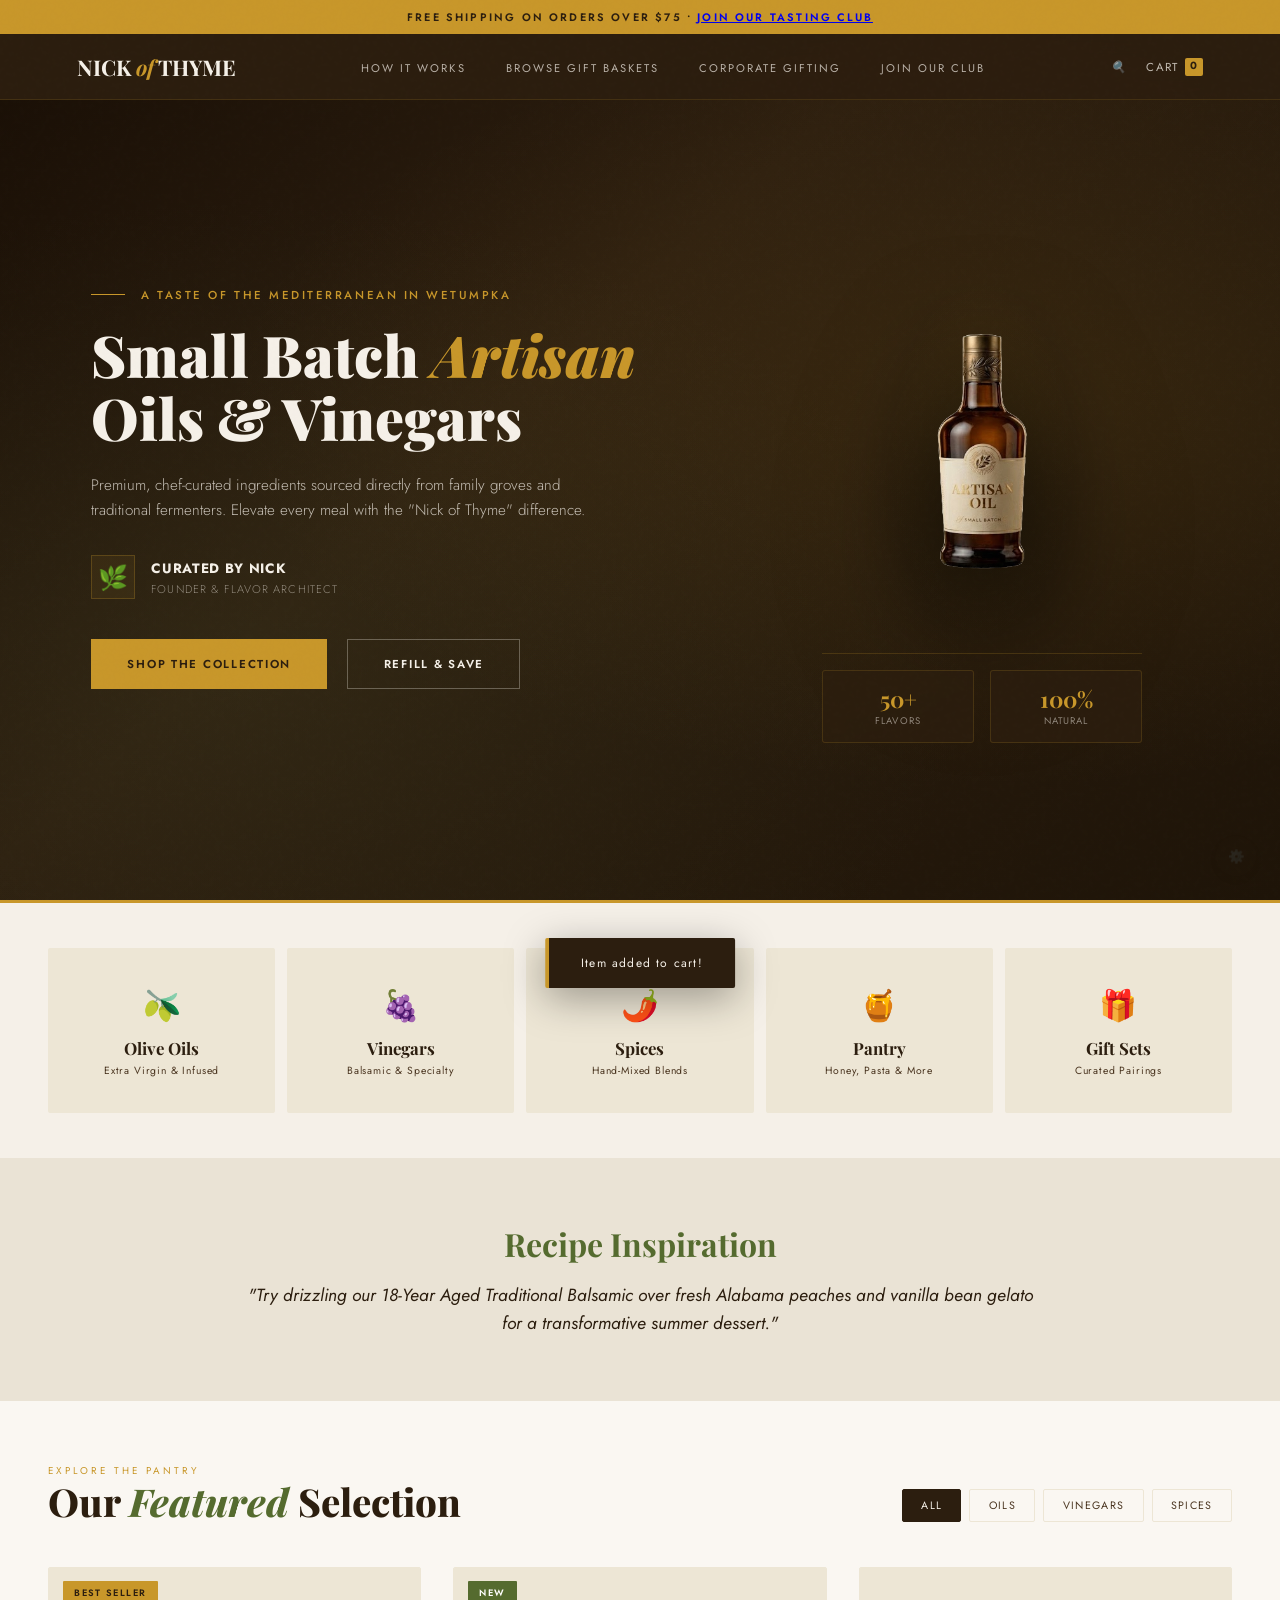
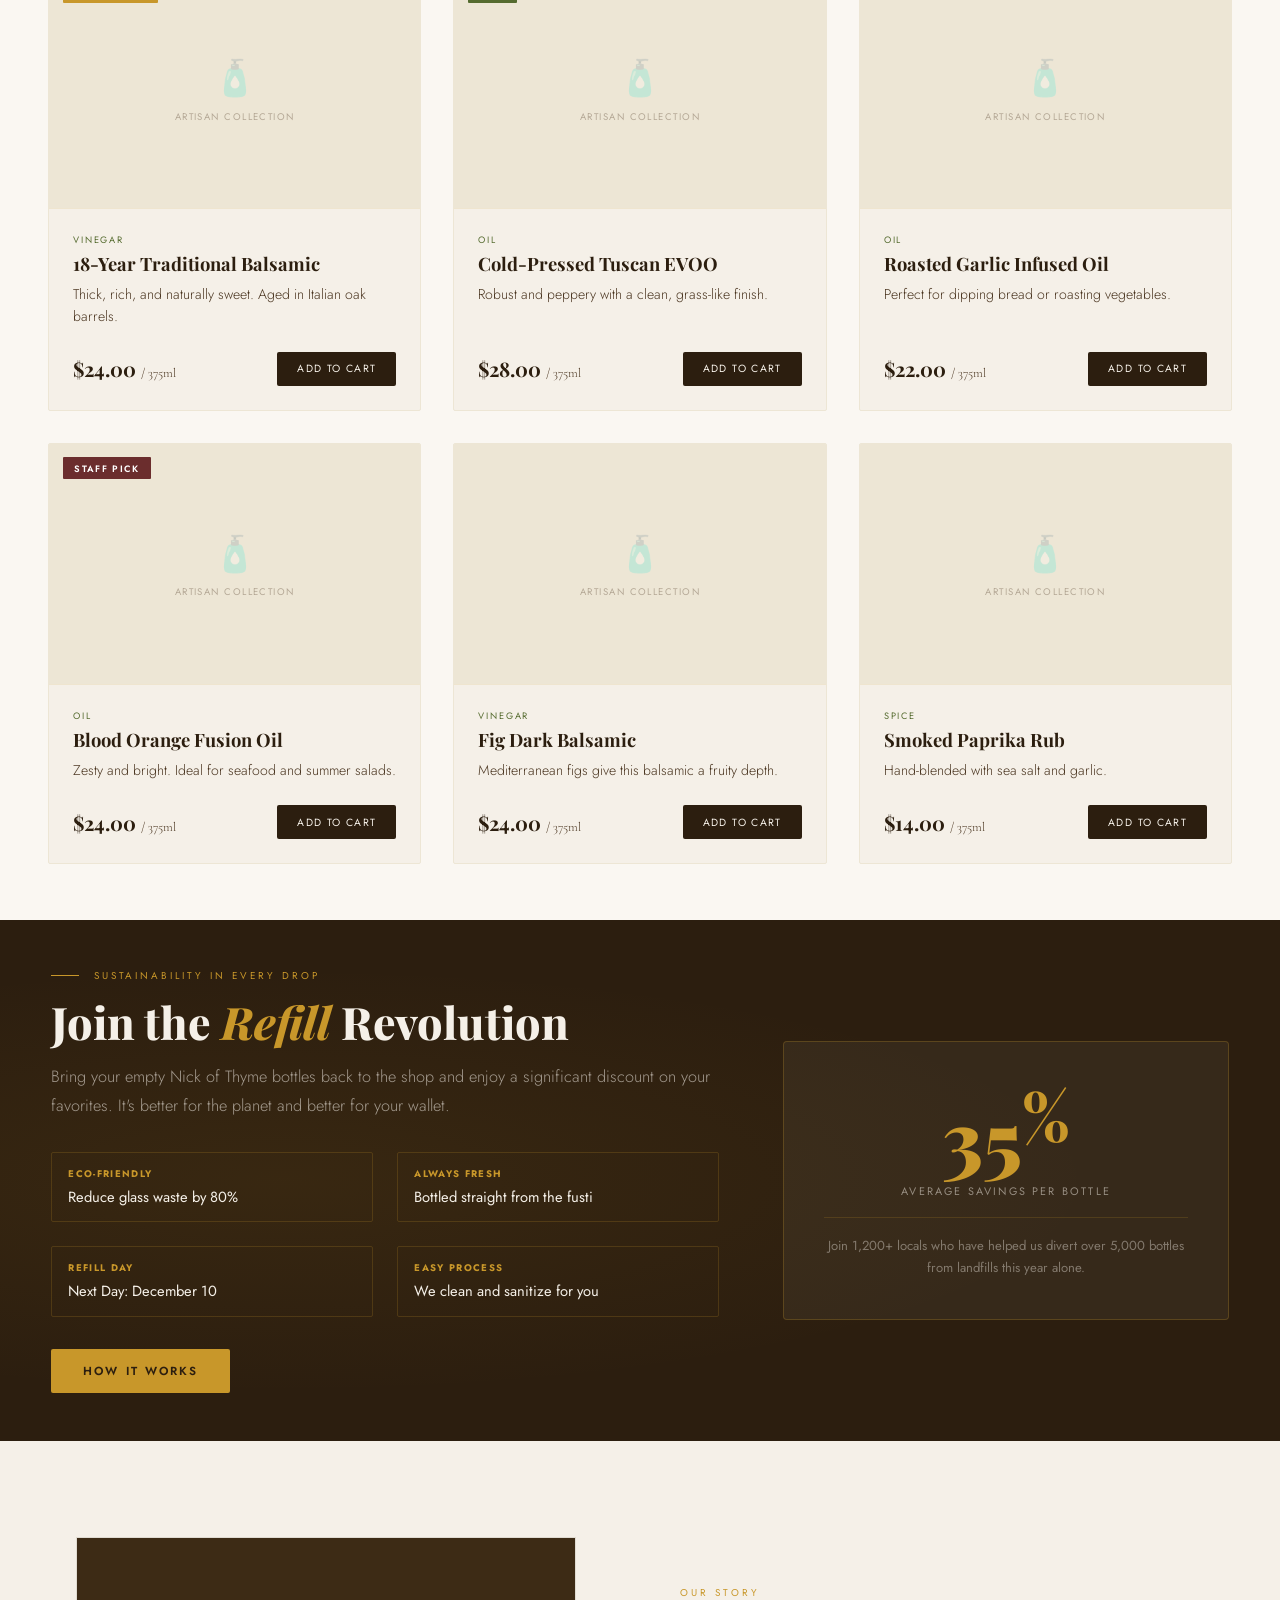
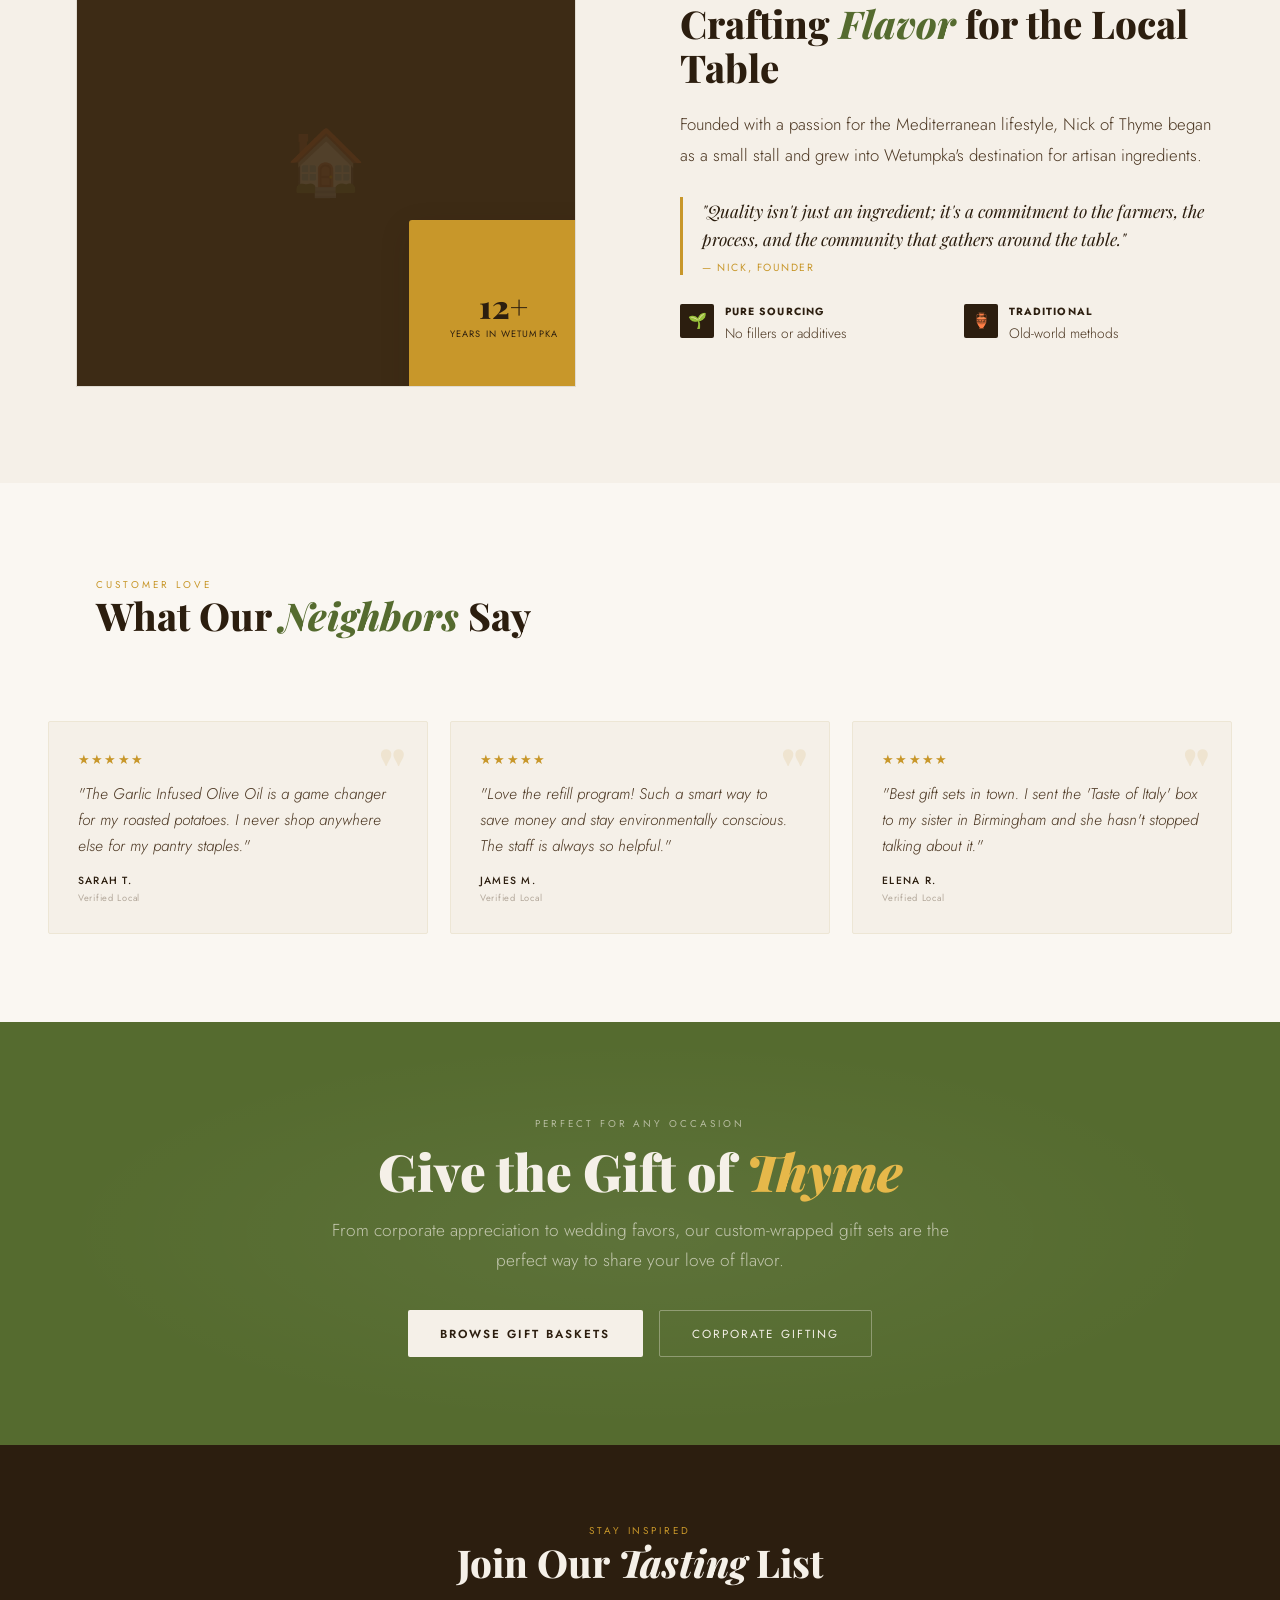
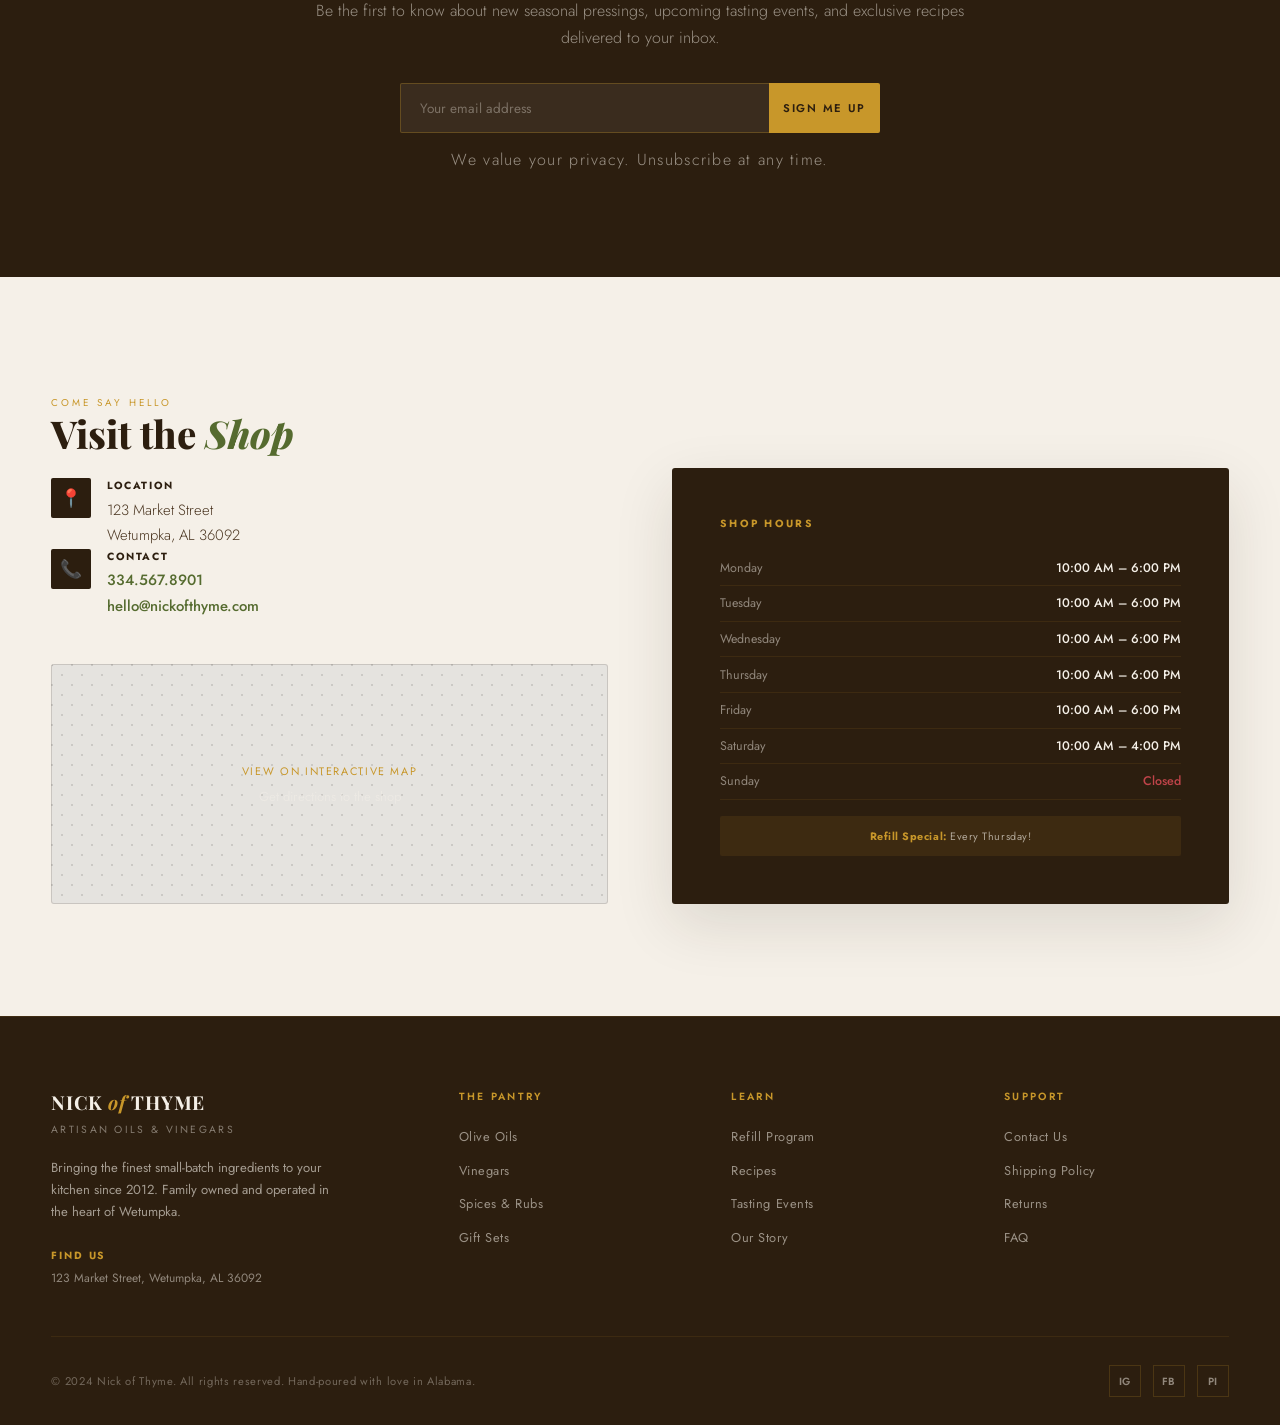
<file: index.html>
<!doctype html>
<html lang="en">
  <head>
    <meta charset="UTF-8" />
    <meta name="viewport" content="width=device-width, initial-scale=1.0" />
    <title>Nick of Thyme | Oil · Vinegar · Spices · Wetumpka, AL</title>

    <link
      href="https://fonts.googleapis.com/css2?family=Playfair+Display:ital,wght@0,400;0,700;0,900;1,400;1,700&family=Cormorant+Garamond:ital,wght@0,300;0,400;0,500;1,300;1,400&family=Jost:wght@300;400;500;600&display=swap"
      rel="stylesheet"
    />

    <link rel="stylesheet" href="css/main.css" />
    <link rel="stylesheet" href="css/components.css" />
    <link rel="stylesheet" href="css/layout.css" />

    <script src="https://js.stripe.com/v3/"></script>
    <script>
      fetch("navbar.html")
        .then((response) => response.text())
        .then((data) => {
          document.getElementById("navbar-placeholder").innerHTML = data;
        })
        .catch((err) => console.error("Error loading navigation:", err));
    </script>
  </head>
  <body>
    <div class="viewport-wrapper">
      <div class="ann-bar" id="ann-bar-top">
        FREE SHIPPING ON ORDERS OVER $75 •
        <a href="#club">JOIN OUR TASTING CLUB</a>
      </div>

      <div id="navbar-placeholder"></div>

      <section class="hero">
        <div class="hero-bg"></div>
        <div class="hero-content">
          <div class="hero-left">
            <div class="hero-eyebrow">
              A Taste of the Mediterranean in Wetumpka
            </div>
            <h1>Small Batch <em>Artisan</em> Oils & Vinegars</h1>
            <p class="hero-sub">
              Premium, chef-curated ingredients sourced directly from family
              groves and traditional fermenters. Elevate every meal with the
              "Nick of Thyme" difference.
            </p>

            <div class="hero-founder">
              <div class="founder-avatar">🌿</div>
              <div class="founder-info">
                <strong>Curated by Nick</strong>
                <span>Founder & Flavor Architect</span>
              </div>
            </div>

            <div class="hero-ctas">
              <a
                href="#shop"
                class="btn-primary"
                aria-label="Shop our collection"
                >Shop the Collection</a
              >
              <a
                href="#refill"
                class="btn-secondary"
                aria-label="Learn about our refill program"
                >Refill & Save</a
              >
            </div>
          </div>

          <div class="hero-visual">
            <div class="bottle-scene">
              <div class="bottle-glow"></div>
              <div class="bottle-float">
                <img
                  src="images/artisan-oil-bottle.png"
                  alt="Premium Artisan Olive Oil Bottle"
                  class="bottle-image"
                />
              </div>
            </div>

            <div class="hero-badges">
              <div class="h-badge">
                <span class="num">50+</span>
                <span class="txt">Flavors</span>
              </div>
              <div class="h-badge">
                <span class="num">100%</span>
                <span class="txt">Natural</span>
              </div>
            </div>
          </div>
        </div>
      </section>
    </div>

    <section class="cats">
      <div class="cats-inner">
        <div
          class="cat-card"
          onclick="filterCategory('oil')"
          role="button"
          tabindex="0"
          aria-label="View Olive Oils"
        >
          <span class="cat-icon">🫒</span>
          <span class="cat-name">Olive Oils</span>
          <span class="cat-sub">Extra Virgin & Infused</span>
        </div>
        <div
          class="cat-card"
          onclick="filterCategory('vinegar')"
          role="button"
          tabindex="0"
          aria-label="View Vinegars"
        >
          <span class="cat-icon">🍇</span>
          <span class="cat-name">Vinegars</span>
          <span class="cat-sub">Balsamic & Specialty</span>
        </div>
        <div
          class="cat-card"
          onclick="filterCategory('spices')"
          role="button"
          tabindex="0"
          aria-label="View Spices"
        >
          <span class="cat-icon">🌶️</span>
          <span class="cat-name">Spices</span>
          <span class="cat-sub">Hand-Mixed Blends</span>
        </div>
        <div
          class="cat-card"
          onclick="filterCategory('pantry')"
          role="button"
          tabindex="0"
          aria-label="View Pantry Items"
        >
          <span class="cat-icon">🍯</span>
          <span class="cat-name">Pantry</span>
          <span class="cat-sub">Honey, Pasta & More</span>
        </div>
        <div
          class="cat-card"
          onclick="filterCategory('gifts')"
          role="button"
          tabindex="0"
          aria-label="View Gifts"
        >
          <span class="cat-icon">🎁</span>
          <span class="cat-name">Gift Sets</span>
          <span class="cat-sub">Curated Pairings</span>
        </div>
      </div>
    </section>

    <section class="recipe-band">
      <div class="recipe-inner">
        <h2>Recipe Inspiration</h2>
        <p>
          "Try drizzling our 18-Year Aged Traditional Balsamic over fresh
          Alabama peaches and vanilla bean gelato for a transformative summer
          dessert."
        </p>
      </div>
    </section>

    <section class="shop" id="shop">
      <div class="sec-header">
        <div class="sh-left">
          <span class="sec-eyebrow">Explore the Pantry</span>
          <h2 class="sec-title">Our <em>Featured</em> Selection</h2>
        </div>
        <div
          class="filter-row"
          role="tablist"
          aria-label="Product Filtering Options"
        >
          <button
            class="ftab active"
            onclick="filterCategory('all')"
            role="tab"
            aria-selected="true"
            aria-label="Show all products"
          >
            All
          </button>
          <button
            class="ftab"
            onclick="filterCategory('oil')"
            role="tab"
            aria-selected="false"
            aria-label="Show only oils"
          >
            Oils
          </button>
          <button
            class="ftab"
            onclick="filterCategory('vinegar')"
            role="tab"
            aria-selected="false"
            aria-label="Show only vinegars"
          >
            Vinegars
          </button>
          <button
            class="ftab"
            onclick="filterCategory('spices')"
            role="tab"
            aria-selected="false"
            aria-label="Show only spices"
          >
            Spices
          </button>
        </div>
      </div>
      <div class="pgrid" id="product-grid" aria-live="polite"></div>
    </section>

    <section class="refill" id="refill">
      <div class="refill-inner">
        <div class="refill-text">
          <div class="re">Sustainability in Every Drop</div>
          <h2>Join the <em>Refill</em> Revolution</h2>
          <p>
            Bring your empty Nick of Thyme bottles back to the shop and enjoy a
            significant discount on your favorites. It's better for the planet
            and better for your wallet.
          </p>

          <div class="refill-grid">
            <div class="ri">
              <strong>Eco-Friendly</strong>
              <span>Reduce glass waste by 80%</span>
            </div>
            <div class="ri">
              <strong>Always Fresh</strong>
              <span>Bottled straight from the fusti</span>
            </div>
            <div class="ri">
              <strong>Refill Day</strong>
              <span id="next-refill-day">Loading next Thursday...</span>
            </div>
            <div class="ri">
              <strong>Easy Process</strong>
              <span>We clean and sanitize for you</span>
            </div>
          </div>

          <button
            class="btn-gold"
            aria-label="Learn how the refill program works"
          >
            How it Works
          </button>
        </div>

        <div
          class="savings-card"
          role="region"
          aria-label="Savings Information"
        >
          <span class="savings-big">35<sup>%</sup></span>
          <span class="savings-lbl">Average Savings per bottle</span>
          <p class="savings-note">
            Join 1,200+ locals who have helped us divert over 5,000 bottles from
            landfills this year alone.
          </p>
        </div>
      </div>
    </section>

    <section class="about" id="about">
      <div class="about-inner">
        <div class="about-img-wrap">
          <div
            class="about-img"
            role="img"
            aria-label="Nick of Thyme Story Illustration Placeholder"
          >
            <span style="font-size: 4rem; opacity: 0.1">🏠</span>
          </div>
          <div class="about-accent">
            <strong>12+</strong>
            <span>Years in Wetumpka</span>
          </div>
        </div>
        <div class="about-text">
          <span class="sec-eyebrow">Our Story</span>
          <h2>Crafting <em>Flavor</em> for the Local Table</h2>
          <p>
            Founded with a passion for the Mediterranean lifestyle, Nick of
            Thyme began as a small stall and grew into Wetumpka's destination
            for artisan ingredients.
          </p>
          <div class="about-quote">
            <blockquote>
              "Quality isn't just an ingredient; it's a commitment to the
              farmers, the process, and the community that gathers around the
              table."
            </blockquote>
            <cite>— Nick, Founder</cite>
          </div>
          <div class="about-feats">
            <div class="af">
              <div class="af-icon">🌱</div>
              <div class="af-text">
                <strong>Pure Sourcing</strong>
                <span>No fillers or additives</span>
              </div>
            </div>
            <div class="af">
              <div class="af-icon">🏺</div>
              <div class="af-text">
                <strong>Traditional</strong>
                <span>Old-world methods</span>
              </div>
            </div>
          </div>
        </div>
      </div>
    </section>

    <section class="reviews">
      <div class="sec-header header-center">
        <div>
          <span class="sec-eyebrow">Customer Love</span>
          <h2 class="sec-title">What Our <em>Neighbors</em> Say</h2>
        </div>
      </div>

      <div class="reviews-grid">
        <div class="rcard" role="article">
          <div class="rstars" aria-label="5 stars">★★★★★</div>
          <p class="rtext">
            "The Garlic Infused Olive Oil is a game changer for my roasted
            potatoes. I never shop anywhere else for my pantry staples."
          </p>
          <div class="rauthor">Sarah T.</div>
          <div class="rsource">Verified Local</div>
        </div>

        <div class="rcard" role="article">
          <div class="rstars" aria-label="5 stars">★★★★★</div>
          <p class="rtext">
            "Love the refill program! Such a smart way to save money and stay
            environmentally conscious. The staff is always so helpful."
          </p>
          <div class="rauthor">James M.</div>
          <div class="rsource">Verified Local</div>
        </div>

        <div class="rcard" role="article">
          <div class="rstars" aria-label="5 stars">★★★★★</div>
          <p class="rtext">
            "Best gift sets in town. I sent the 'Taste of Italy' box to my
            sister in Birmingham and she hasn't stopped talking about it."
          </p>
          <div class="rauthor">Elena R.</div>
          <div class="rsource">Verified Local</div>
        </div>
      </div>
    </section>

    <section class="gifts" id="gifts">
      <div class="gifts-inner">
        <div class="gifts-content">
          <span class="sec-eyebrow">Perfect for Any Occasion</span>
          <h2>Give the Gift of <em>Thyme</em></h2>
          <p>
            From corporate appreciation to wedding favors, our custom-wrapped
            gift sets are the perfect way to share your love of flavor.
          </p>
        </div>

        <div class="gift-btns">
          <button class="btn-cream" aria-label="Shop gift baskets">
            Browse Gift Baskets
          </button>
          <button class="btn-ghost-c" aria-label="Order corporate gifts">
            Corporate Gifting
          </button>
        </div>
      </div>
    </section>

    <section class="email-section" id="club">
      <div class="email-inner">
        <span class="sec-eyebrow">Stay Inspired</span>
        <h2>Join Our <em>Tasting</em> List</h2>
        <p>
          Be the first to know about new seasonal pressings, upcoming tasting
          events, and exclusive recipes delivered to your inbox.
        </p>

        <form
          class="email-form"
          onsubmit="
            event.preventDefault();
            showToast('Welcome to the club!');
            this.style.display = 'none';
            document.getElementById('email-success-msg').style.display =
              'block';
          "
        >
          <input
            type="email"
            class="email-input"
            placeholder="Your email address"
            required
            aria-label="Email address for newsletter"
          />
          <button
            type="submit"
            class="email-submit"
            aria-label="Subscribe to newsletter"
          >
            Sign Me Up
          </button>
        </form>

        <div class="email-success" id="email-success-msg" aria-live="polite">
          Thank you for joining! Check your inbox for a 10% discount code.
        </div>

        <p class="email-note">
          We value your privacy. Unsubscribe at any time.
        </p>
      </div>
    </section>

    <section class="visit" id="visit">
      <div class="visit-inner">
        <div class="visit-text">
          <span class="sec-eyebrow">Come Say Hello</span>
          <h2>Visit the <em>Shop</em></h2>

          <div class="visit-details">
            <div class="visit-info-group">
              <div class="vi">
                <div class="vi-icon">📍</div>
                <div class="vi-text">
                  <strong>Location</strong>
                  <span>123 Market Street<br />Wetumpka, AL 36092</span>
                </div>
              </div>

              <div class="vi">
                <div class="vi-icon">📞</div>
                <div class="vi-text">
                  <strong>Contact</strong>
                  <a href="tel:3345678901" aria-label="Call store"
                    >334.567.8901</a
                  ><br />
                  <a
                    href="mailto:hello@nickofthyme.com"
                    aria-label="Email store"
                    >hello@nickofthyme.com</a
                  >
                </div>
              </div>
            </div>

            <a
              href="https://maps.google.com"
              target="_blank"
              rel="noopener"
              class="map-placeholder"
              aria-label="View store address on Google Maps"
            >
              <span>View on Interactive Map</span>
              <p>Get directions to the shop</p>
            </a>
          </div>
        </div>

        <div class="hours-box-container">
          <div class="hours-box">
            <h3>Shop Hours</h3>
            <div class="hrow">
              <span class="day">Monday</span>
              <span class="time" id="hour-mon">10:00 AM – 6:00 PM</span>
            </div>
            <div class="hrow">
              <span class="day">Tuesday</span>
              <span class="time" id="hour-tue">10:00 AM – 6:00 PM</span>
            </div>
            <div class="hrow">
              <span class="day">Wednesday</span>
              <span class="time" id="hour-wed">10:00 AM – 6:00 PM</span>
            </div>
            <div class="hrow">
              <span class="day">Thursday</span>
              <span class="time" id="hour-thu">10:00 AM – 6:00 PM</span>
            </div>
            <div class="hrow">
              <span class="day">Friday</span>
              <span class="time" id="hour-fri">10:00 AM – 6:00 PM</span>
            </div>
            <div class="hrow">
              <span class="day">Saturday</span>
              <span class="time" id="hour-sat">10:00 AM – 4:00 PM</span>
            </div>
            <div class="hrow">
              <span class="day">Sunday</span>
              <span class="closed" id="hour-sun">Closed</span>
            </div>
            <div class="refill-note">
              <strong>Refill Special:</strong> Every Thursday!
            </div>
          </div>
        </div>
      </div>
    </section>

    <footer role="contentinfo" class="store-footer">
      <div class="footer-inner">
        <div class="footer-top">
          <div class="fcol">
            <a href="#" class="f-logo" aria-label="Nick of Thyme Home"
              >NICK <em>of</em> THYME</a
            >
            <span class="f-tagline">Artisan Oils & Vinegars</span>
            <p class="f-desc">
              Bringing the finest small-batch ingredients to your kitchen since
              2012. Family owned and operated in the heart of Wetumpka.
            </p>
            <div class="f-addr">
              <strong>Find Us</strong>
              123 Market Street, Wetumpka, AL 36092
            </div>
          </div>
          <div class="fcol">
            <h4>The Pantry</h4>
            <ul>
              <li>
                <a onclick="filterShop('oil')" aria-label="View oils"
                  >Olive Oils</a
                >
              </li>
              <li>
                <a onclick="filterShop('vinegar')" aria-label="View vinegars"
                  >Vinegars</a
                >
              </li>
              <li>
                <a onclick="filterShop('spice')" aria-label="View spices"
                  >Spices & Rubs</a
                >
              </li>
              <li>
                <a onclick="filterShop('gifts')" aria-label="View gift sets"
                  >Gift Sets</a
                >
              </li>
            </ul>
          </div>
          <div class="fcol">
            <h4>Learn</h4>
            <ul>
              <li>
                <a
                  onclick="document.getElementById('refill').scrollIntoView()"
                  aria-label="About refills"
                  >Refill Program</a
                >
              </li>
              <li><a aria-label="View recipes">Recipes</a></li>
              <li><a aria-label="About tastings">Tasting Events</a></li>
              <li>
                <a
                  onclick="document.getElementById('about').scrollIntoView()"
                  aria-label="About us"
                  >Our Story</a
                >
              </li>
            </ul>
          </div>
          <div class="fcol">
            <h4>Support</h4>
            <ul>
              <li><a aria-label="Contact support">Contact Us</a></li>
              <li><a aria-label="View shipping policy">Shipping Policy</a></li>
              <li><a aria-label="View return policy">Returns</a></li>
              <li><a aria-label="View FAQ">FAQ</a></li>
            </ul>
          </div>
        </div>
        <div class="footer-bottom">
          <p>
            © 2024 Nick of Thyme. All rights reserved. Hand-poured with love in
            Alabama.
          </p>
          <div class="f-socials">
            <a
              class="fsoc"
              title="Follow us on Instagram"
              aria-label="Instagram"
              >IG</a
            >
            <a class="fsoc" title="Follow us on Facebook" aria-label="Facebook"
              >FB</a
            >
            <a
              class="fsoc"
              title="Follow us on Pinterest"
              aria-label="Pinterest"
              >PI</a
            >
          </div>
        </div>
      </div>
    </footer>

    <div
      class="cart-overlay"
      id="cart-overlay"
      onclick="toggleCart(false)"
    ></div>

    <div
      class="cart-drawer"
      id="cart-drawer"
      role="dialog"
      aria-modal="true"
      aria-label="Shopping Cart Drawer"
    >
      <div class="cart-head">
        <h2>Your Pantry</h2>
        <button
          class="close-cart"
          onclick="toggleCart(false)"
          aria-label="Close cart drawer"
        >
          ×
        </button>
      </div>
      <div class="cart-body" id="cart-items-container"></div>
      <div class="cart-foot" id="cart-footer"></div>
    </div>

    <button
      class="admin-trigger"
      onclick="openAdmin()"
      title="Admin Settings"
      aria-label="Open Store Manager Settings"
    >
      ⚙️
    </button>

    <div
      class="admin-modal"
      id="admin-modal"
      role="dialog"
      aria-modal="true"
      aria-label="Store Manager Control Panel"
    >
      <div class="admin-card">
        <div class="admin-header">
          <h2>Store Manager</h2>
          <button
            class="admin-close-btn"
            onclick="closeAdmin()"
            aria-label="Close admin control panel"
          >
            ×
          </button>
        </div>

        <div class="admin-tabs" role="tablist" aria-label="Admin Sections">
          <div
            class="atab active"
            role="tab"
            aria-selected="true"
            onclick="switchAdminTab('ann', this)"
          >
            Announcement
          </div>
          <div
            class="atab"
            role="tab"
            aria-selected="false"
            onclick="switchAdminTab('hours', this)"
          >
            Store Hours
          </div>
          <div
            class="atab"
            role="tab"
            aria-selected="false"
            onclick="switchAdminTab('products', this)"
          >
            Products
          </div>
        </div>

        <div class="admin-content">
          <div id="tab-ann" class="admin-panel active">
            <div class="admin-field">
              <label for="announceText">Top Bar Announcement Text/HTML</label>
              <textarea id="announceText" class="admin-input" rows="3">
FREE SHIPPING ON ORDERS OVER $75 • <a>JOIN OUR TASTING CLUB</a></textarea
              >
            </div>
            <button class="btn-gold" onclick="saveAnnouncement()">
              Update Banner
            </button>
          </div>

          <div id="tab-hours" class="admin-panel">
            <div class="admin-field admin-grid-fields">
              <div>
                <label for="hour-mon-in">Mon-Fri Hours</label>
                <input
                  type="text"
                  id="hour-mon-in"
                  class="admin-input"
                  value="10:00 AM – 6:00 PM"
                />
              </div>
              <div>
                <label for="hour-sat-in">Saturday Hours</label>
                <input
                  type="text"
                  id="hour-sat-in"
                  class="admin-input"
                  value="10:00 AM – 4:00 PM"
                />
              </div>
            </div>
            <button class="btn-gold" onclick="saveHours()">Save Hours</button>
          </div>

          <div id="tab-products" class="admin-panel">
            <p class="admin-placeholder-text">
              Product management coming soon to this dashboard.
            </p>
          </div>
        </div>
      </div>
    </div>

    <div class="toast" id="toast" role="status" aria-live="polite">
      Item added to cart!
    </div>

    <script src="main.js"></script>
  </body>
</html>
</file>
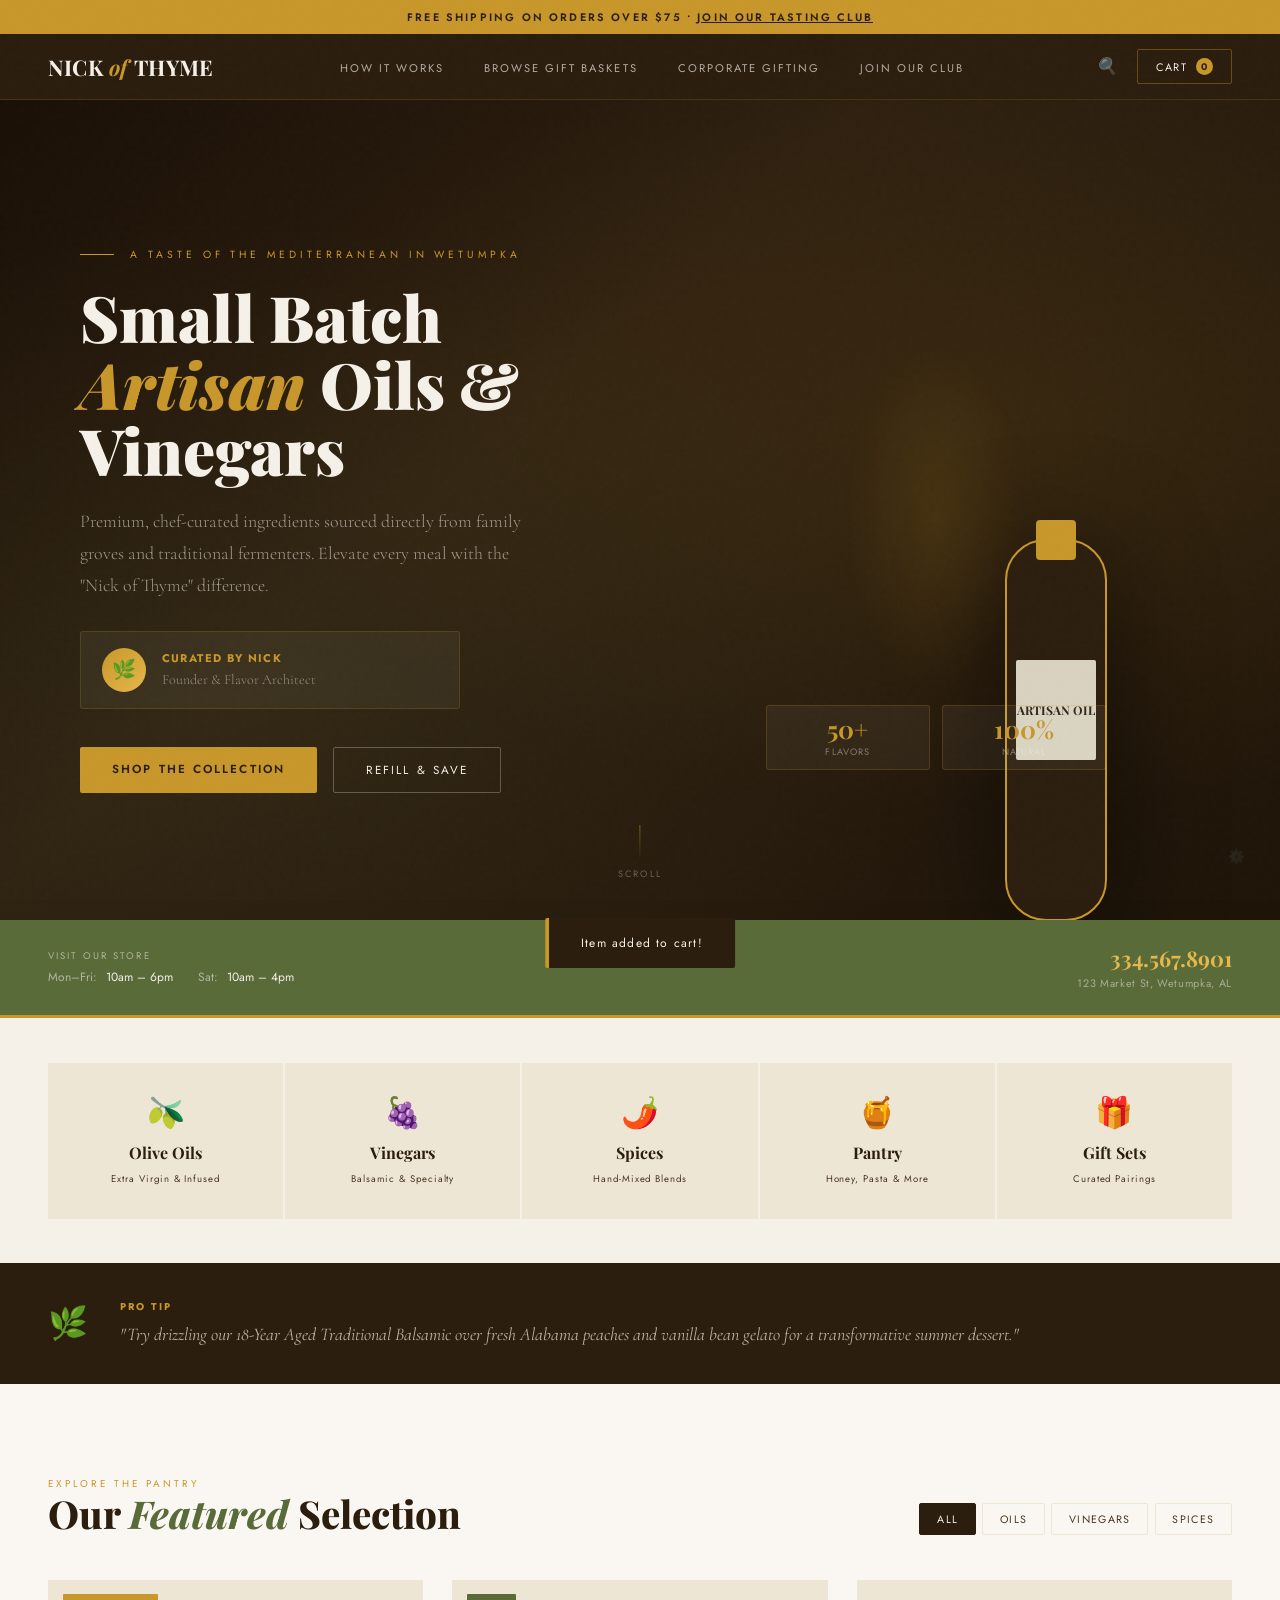
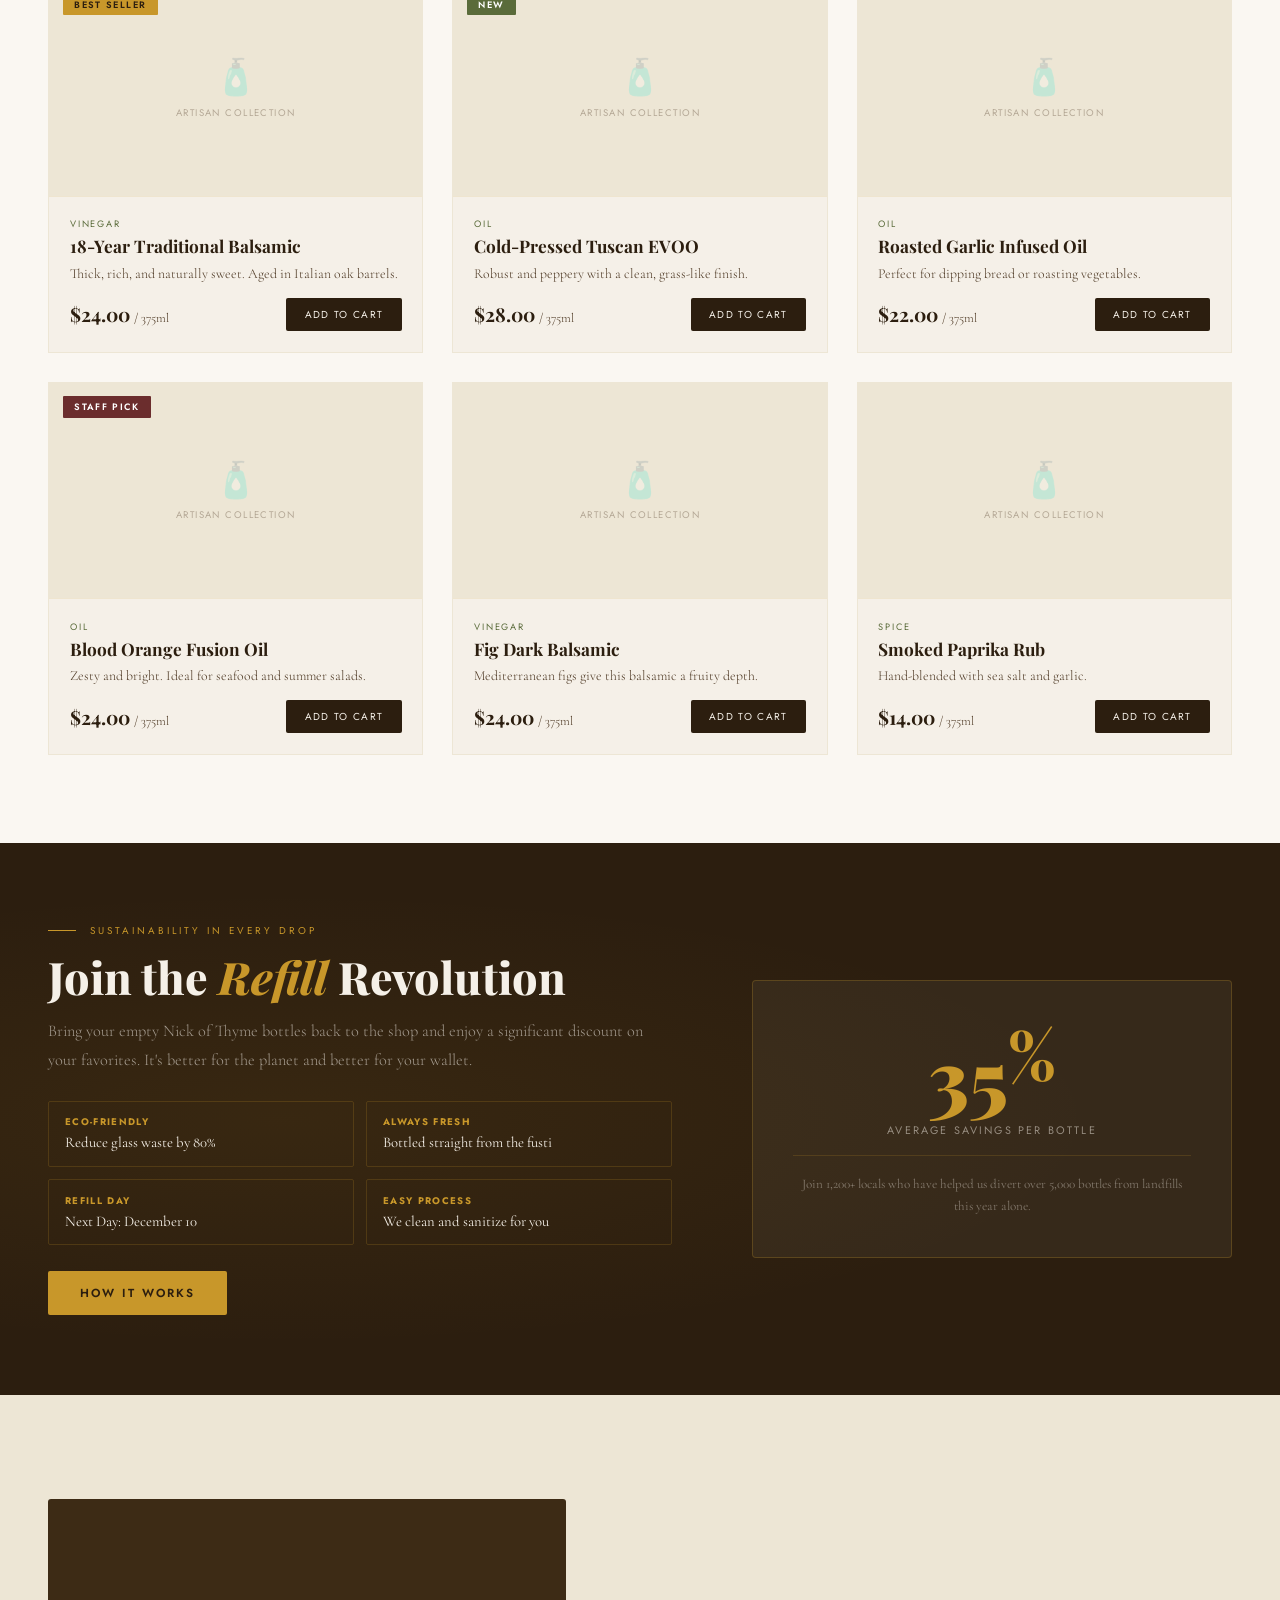
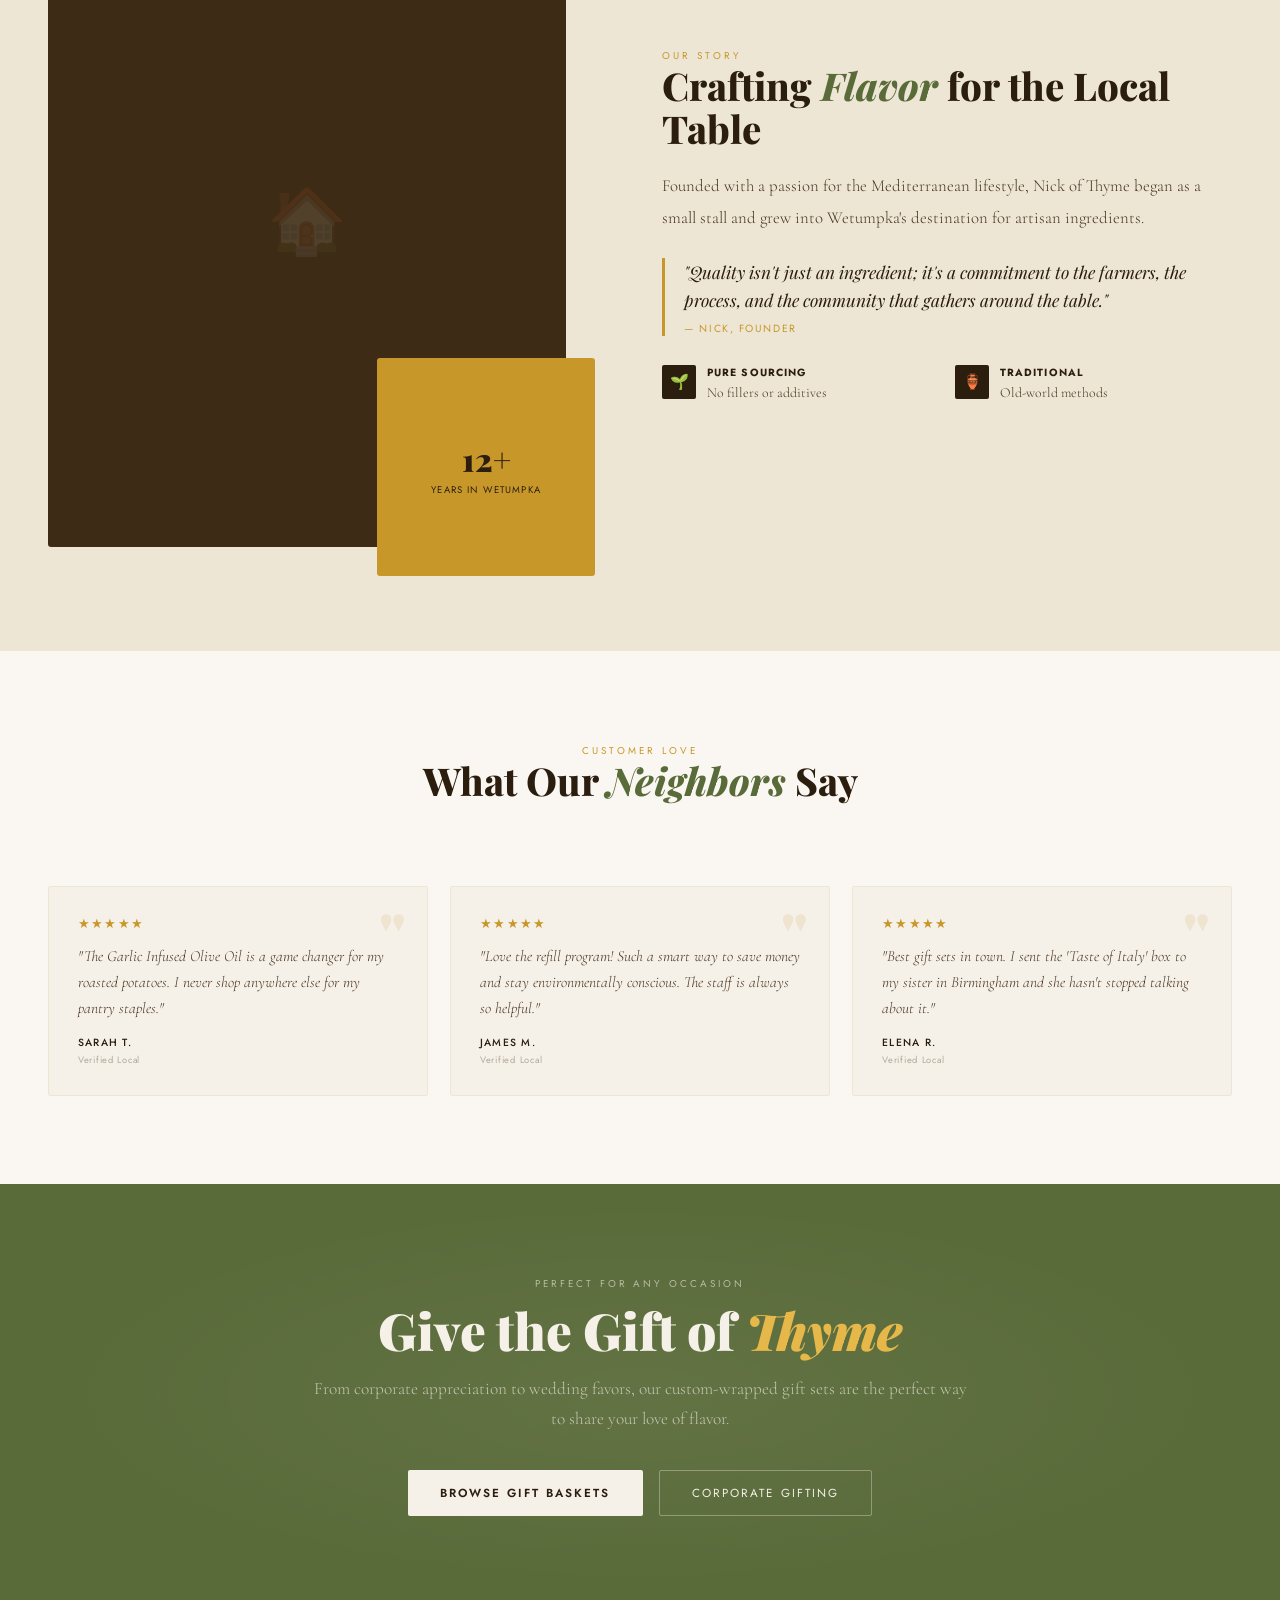
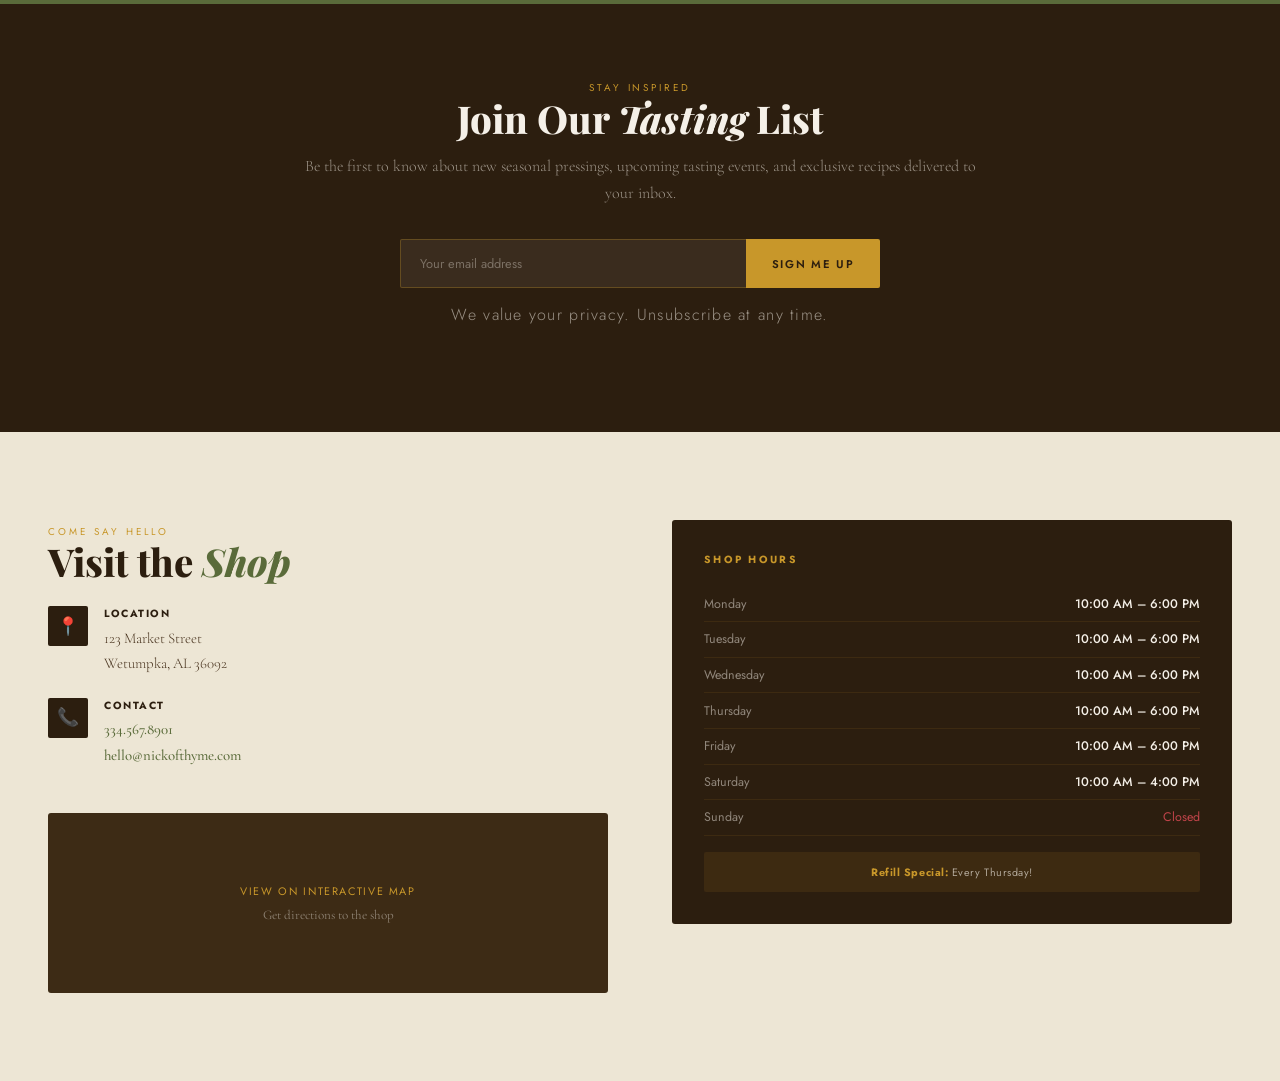
<file: backup-single-file.html>
<!doctype html>
<html lang="en">
  /*
  <head>
    <meta charset="UTF-8" />
    <meta name="viewport" content="width=device-width, initial-scale=1.0" />
    <title>Nick of Thyme | Oil · Vinegar · Spices · Wetumpka, AL</title>
    <link
      href="https://fonts.googleapis.com/css2?family=Playfair+Display:ital,wght@0,400;0,700;0,900;1,400;1,700&family=Cormorant+Garamond:ital,wght@0,300;0,400;0,500;1,300;1,400&family=Jost:wght@300;400;500;600&display=swap"
      rel="stylesheet"
    />
    <script src="https://js.stripe.com/v3/"></script>
    <style>
      :root {
        --cream: #f5f0e8;
        --parchment: #ede6d5;
        --bark: #2c1e0f;
        --bark-light: #3d2b15;
        --olive: #5a6b3a;
        --olive-light: #7a8f52;
        --gold: #c8972a;
        --gold-light: #e6b84a;
        --wine: #6b2d2d;
        --warm-white: #faf7f2;
        --text-dark: #1a1208;
        --text-mid: #4a3520;
        --shadow: 0 20px 60px rgba(44, 30, 15, 0.12);
      }
      * {
        margin: 0;
        padding: 0;
        box-sizing: border-box;
      }
      html {
        scroll-behavior: smooth;
      }
      body {
        font-family: "Cormorant Garamond", Georgia, serif;
        background: var(--warm-white);
        color: var(--text-dark);
        overflow-x: hidden;
      }
      body::before {
        content: "";
        position: fixed;
        inset: 0;
        background-image: url("data:image/svg+xml,%3Csvg viewBox='0 0 200 200' xmlns='http://www.w3.org/2000/svg'%3E%3Cfilter id='n'%3E%3CfeTurbulence type='fractalNoise' baseFrequency='0.85' numOctaves='4' stitchTiles='stitch'/%3E%3C/filter%3E%3Crect width='100%25' height='100%25' filter='url(%23n)' opacity='0.035'/%3E%3C/svg%3E");
        pointer-events: none;
        z-index: 9999;
        opacity: 0.55;
      }

      /* ── ANNOUNCEMENT BAR ── */
      .ann-bar {
        background: var(--gold);
        color: var(--bark);
        text-align: center;
        padding: 0.55rem 1rem;
        font-family: "Jost", sans-serif;
        font-size: 0.68rem;
        font-weight: 600;
        letter-spacing: 0.2em;
        text-transform: uppercase;
        position: fixed;
        top: 0;
        left: 0;
        right: 0;
        z-index: 102;
      }
      .ann-bar a {
        color: var(--bark);
        text-decoration: underline;
        cursor: pointer;
      }

      /* ── NAV ── */
      nav {
        position: fixed;
        top: 34px;
        left: 0;
        right: 0;
        z-index: 101;
        background: rgba(44, 30, 15, 0.97);
        backdrop-filter: blur(14px);
        border-bottom: 1px solid rgba(200, 151, 42, 0.18);
        padding: 0 3rem;
        height: 66px;
        display: flex;
        align-items: center;
        justify-content: space-between;
      }
      .nav-logo {
        font-family: "Playfair Display", serif;
        color: var(--cream);
        font-size: 1.35rem;
        font-weight: 700;
        text-decoration: none;
        display: flex;
        align-items: center;
        gap: 0.4rem;
        letter-spacing: 0.01em;
      }
      .nav-logo em {
        color: var(--gold);
        font-style: italic;
      }
      .nav-links {
        display: flex;
        gap: 2.5rem;
        list-style: none;
      }
      .nav-links a {
        font-family: "Jost", sans-serif;
        font-size: 0.7rem;
        font-weight: 400;
        letter-spacing: 0.18em;
        text-transform: uppercase;
        color: rgba(245, 240, 232, 0.68);
        text-decoration: none;
        transition: color 0.22s;
        cursor: pointer;
      }
      .nav-links a:hover {
        color: var(--gold);
      }
      .nav-actions {
        display: flex;
        align-items: center;
        gap: 1rem;
      }
      .nav-search {
        background: none;
        border: none;
        color: rgba(245, 240, 232, 0.55);
        font-size: 1.05rem;
        cursor: pointer;
        padding: 0.3rem;
        transition: color 0.2s;
      }
      .nav-search:hover {
        color: var(--gold);
      }
      .cart-btn {
        background: none;
        border: 1px solid rgba(200, 151, 42, 0.38);
        color: var(--cream);
        padding: 0.48rem 1.1rem;
        border-radius: 2px;
        font-family: "Jost", sans-serif;
        font-size: 0.68rem;
        letter-spacing: 0.15em;
        text-transform: uppercase;
        cursor: pointer;
        transition: all 0.22s;
        display: flex;
        align-items: center;
        gap: 0.55rem;
      }
      .cart-btn:hover {
        background: var(--gold);
        border-color: var(--gold);
        color: var(--bark);
      }
      .cart-count {
        background: var(--gold);
        color: var(--bark);
        font-size: 0.6rem;
        font-weight: 700;
        width: 17px;
        height: 17px;
        border-radius: 50%;
        display: flex;
        align-items: center;
        justify-content: center;
        font-family: "Jost", sans-serif;
        transition: transform 0.2s;
      }
      .cart-count.bump {
        transform: scale(1.4);
      }

      /* ── HERO ── */
      .hero {
        min-height: 100vh;
        background: var(--bark);
        position: relative;
        display: flex;
        align-items: center;
        overflow: hidden;
        padding-top: 100px;
      }
      .hero-bg {
        position: absolute;
        inset: 0;
        background:
          radial-gradient(
            ellipse at 78% 45%,
            rgba(200, 151, 42, 0.1) 0%,
            transparent 55%
          ),
          radial-gradient(
            ellipse at 18% 75%,
            rgba(90, 107, 58, 0.13) 0%,
            transparent 50%
          ),
          linear-gradient(138deg, #180e05 0%, #2c1e0f 42%, #1e1408 100%);
      }
      .hero-content {
        position: relative;
        z-index: 2;
        max-width: 1280px;
        margin: 0 auto;
        padding: 0 5rem;
        display: grid;
        grid-template-columns: 1fr 1fr;
        align-items: center;
        gap: 4rem;
        width: 100%;
      }
      .hero-eyebrow {
        font-family: "Jost", sans-serif;
        font-size: 0.65rem;
        font-weight: 400;
        letter-spacing: 0.38em;
        text-transform: uppercase;
        color: var(--gold);
        margin-bottom: 1.4rem;
        display: flex;
        align-items: center;
        gap: 1rem;
        animation: fadeUp 0.8s ease both;
      }
      .hero-eyebrow::before {
        content: "";
        display: block;
        width: 34px;
        height: 1px;
        background: var(--gold);
        flex-shrink: 0;
      }
      .hero h1 {
        font-family: "Playfair Display", serif;
        font-size: clamp(2.8rem, 5vw, 5.2rem);
        font-weight: 900;
        color: var(--cream);
        line-height: 1.04;
        margin-bottom: 1.4rem;
        animation: fadeUp 0.8s ease 0.12s both;
      }
      .hero h1 em {
        color: var(--gold);
        font-style: italic;
      }
      .hero-sub {
        font-size: 1.12rem;
        font-weight: 300;
        color: rgba(245, 240, 232, 0.58);
        line-height: 1.78;
        max-width: 460px;
        margin-bottom: 1.8rem;
        animation: fadeUp 0.8s ease 0.25s both;
      }
      .hero-founder {
        display: flex;
        align-items: center;
        gap: 1rem;
        margin-bottom: 2.4rem;
        animation: fadeUp 0.8s ease 0.35s both;
        padding: 1rem 1.3rem;
        background: rgba(245, 240, 232, 0.05);
        border: 1px solid rgba(200, 151, 42, 0.18);
        border-radius: 3px;
        max-width: 380px;
      }
      .founder-avatar {
        width: 44px;
        height: 44px;
        border-radius: 50%;
        background: linear-gradient(135deg, var(--gold), var(--gold-light));
        display: flex;
        align-items: center;
        justify-content: center;
        font-size: 1.2rem;
        flex-shrink: 0;
      }
      .founder-info strong {
        font-family: "Jost", sans-serif;
        font-size: 0.7rem;
        letter-spacing: 0.12em;
        text-transform: uppercase;
        color: var(--gold);
        display: block;
        margin-bottom: 0.15rem;
      }
      .founder-info span {
        color: rgba(245, 240, 232, 0.5);
        font-size: 0.88rem;
        font-weight: 300;
      }
      .hero-ctas {
        display: flex;
        gap: 1rem;
        animation: fadeUp 0.8s ease 0.45s both;
      }
      .btn-gold {
        background: var(--gold);
        color: var(--bark);
        padding: 0.88rem 2rem;
        border: none;
        border-radius: 2px;
        font-family: "Jost", sans-serif;
        font-size: 0.73rem;
        font-weight: 600;
        letter-spacing: 0.18em;
        text-transform: uppercase;
        cursor: pointer;
        transition: all 0.28s;
        text-decoration: none;
        display: inline-block;
      }
      .btn-gold:hover {
        background: var(--gold-light);
        transform: translateY(-2px);
        box-shadow: 0 8px 26px rgba(200, 151, 42, 0.3);
      }
      .btn-outline-light {
        background: transparent;
        color: var(--cream);
        padding: 0.88rem 2rem;
        border: 1px solid rgba(245, 240, 232, 0.28);
        border-radius: 2px;
        font-family: "Jost", sans-serif;
        font-size: 0.73rem;
        font-weight: 400;
        letter-spacing: 0.18em;
        text-transform: uppercase;
        cursor: pointer;
        transition: all 0.28s;
      }
      .btn-outline-light:hover {
        border-color: var(--cream);
        background: rgba(245, 240, 232, 0.07);
      }
      /* Hero visual */
      .hero-visual {
        display: flex;
        justify-content: center;
        align-items: center;
        animation: fadeUp 0.8s ease 0.18s both;
      }
      .bottle-scene {
        position: relative;
        width: 340px;
        height: 470px;
      }
      .bottle-glow {
        position: absolute;
        top: 50%;
        left: 50%;
        transform: translate(-50%, -50%);
        width: 190px;
        height: 370px;
        background: radial-gradient(
          ellipse,
          rgba(200, 151, 42, 0.13) 0%,
          transparent 68%
        );
        border-radius: 50%;
      }
      .bottle-float {
        position: absolute;
        top: 50%;
        left: 50%;
        filter: drop-shadow(0 26px 52px rgba(0, 0, 0, 0.52));
        animation: float 6s ease-in-out infinite;
      }
      .hero-badges {
        position: absolute;
        bottom: -15px;
        left: 0;
        right: 0;
        display: flex;
        gap: 0.8rem;
      }
      .h-badge {
        background: rgba(245, 240, 232, 0.05);
        border: 1px solid rgba(200, 151, 42, 0.2);
        border-radius: 3px;
        padding: 0.7rem 0.9rem;
        text-align: center;
        flex: 1;
      }
      .h-badge-num {
        font-family: "Playfair Display", serif;
        font-size: 1.55rem;
        color: var(--gold);
        font-weight: 700;
        display: block;
        line-height: 1;
      }
      .h-badge-lbl {
        font-family: "Jost", sans-serif;
        font-size: 0.58rem;
        letter-spacing: 0.12em;
        text-transform: uppercase;
        color: rgba(245, 240, 232, 0.42);
        margin-top: 0.2rem;
        display: block;
      }
      .hero-scroll {
        position: absolute;
        bottom: 2.5rem;
        left: 50%;
        transform: translateX(-50%);
        display: flex;
        flex-direction: column;
        align-items: center;
        gap: 0.4rem;
        z-index: 2;
      }
      .scroll-line {
        width: 1px;
        height: 36px;
        background: linear-gradient(
          to bottom,
          rgba(200, 151, 42, 0.55),
          transparent
        );
        animation: scrollPulse 2.2s ease-in-out infinite;
      }
      .hero-scroll span {
        font-family: "Jost", sans-serif;
        font-size: 0.58rem;
        letter-spacing: 0.22em;
        text-transform: uppercase;
        color: rgba(245, 240, 232, 0.32);
      }

      /* ── HOURS BAND ── */
      .hours-band {
        background: var(--olive);
        padding: 1.5rem 3rem;
      }
      .hours-band-inner {
        max-width: 1280px;
        margin: 0 auto;
        display: flex;
        align-items: center;
        justify-content: space-between;
        gap: 2rem;
        flex-wrap: wrap;
      }
      .hb-section {
        display: flex;
        flex-direction: column;
      }
      .hb-label {
        font-family: "Jost", sans-serif;
        font-size: 0.6rem;
        letter-spacing: 0.22em;
        text-transform: uppercase;
        color: rgba(245, 240, 232, 0.55);
        margin-bottom: 0.35rem;
      }
      .hb-hours {
        display: flex;
        gap: 1.6rem;
        flex-wrap: wrap;
      }
      .hb-item {
        font-family: "Jost", sans-serif;
        font-size: 0.75rem;
        color: var(--cream);
      }
      .hb-item span {
        color: rgba(245, 240, 232, 0.58);
        margin-right: 0.3rem;
      }
      .hb-contact {
        text-align: right;
      }
      .hb-phone {
        font-family: "Playfair Display", serif;
        font-size: 1.35rem;
        color: var(--gold-light);
        text-decoration: none;
        font-weight: 700;
        display: block;
      }
      .hb-phone:hover {
        color: var(--cream);
      }
      .hb-address {
        font-family: "Jost", sans-serif;
        font-size: 0.68rem;
        letter-spacing: 0.06em;
        color: rgba(245, 240, 232, 0.5);
        margin-top: 0.2rem;
      }

      /* ── CATEGORIES ── */
      .cats {
        background: var(--cream);
        padding: 2.8rem 0;
        border-top: 3px solid var(--gold);
      }
      .cats-inner {
        max-width: 1280px;
        margin: 0 auto;
        padding: 0 3rem;
        display: grid;
        grid-template-columns: repeat(5, 1fr);
        gap: 2px;
      }
      .cat-card {
        background: var(--parchment);
        padding: 2rem 1.5rem;
        text-align: center;
        cursor: pointer;
        transition: all 0.28s;
        position: relative;
        overflow: hidden;
      }
      .cat-card::after {
        content: "";
        position: absolute;
        bottom: 0;
        left: 0;
        right: 0;
        height: 3px;
        background: var(--gold);
        transform: scaleX(0);
        transition: transform 0.28s;
      }
      .cat-card:hover::after {
        transform: scaleX(1);
      }
      .cat-card:hover {
        background: var(--bark);
      }
      .cat-card:hover .cat-icon,
      .cat-card:hover .cat-name,
      .cat-card:hover .cat-sub {
        color: var(--cream) !important;
      }
      .cat-icon {
        font-size: 1.9rem;
        margin-bottom: 0.6rem;
        display: block;
      }
      .cat-name {
        font-family: "Playfair Display", serif;
        font-size: 1rem;
        font-weight: 700;
        color: var(--bark);
        display: block;
        margin-bottom: 0.25rem;
        transition: color 0.28s;
      }
      .cat-sub {
        font-family: "Jost", sans-serif;
        font-size: 0.6rem;
        letter-spacing: 0.1em;
        color: var(--text-mid);
        transition: color 0.28s;
      }

      /* ── TASTING NOTE ── */
      .tasting-band {
        background: var(--bark);
        padding: 2.2rem 3rem;
      }
      .tasting-inner {
        max-width: 1280px;
        margin: 0 auto;
        display: flex;
        align-items: center;
        gap: 2rem;
      }
      .tasting-olive {
        font-size: 2rem;
        flex-shrink: 0;
      }
      .tasting-text {
        font-family: "Cormorant Garamond", serif;
        font-size: 1.12rem;
        font-style: italic;
        color: rgba(245, 240, 232, 0.7);
        line-height: 1.65;
      }
      .tasting-text strong {
        color: var(--gold);
        font-style: normal;
        font-family: "Jost", sans-serif;
        font-size: 0.62rem;
        letter-spacing: 0.2em;
        text-transform: uppercase;
        display: block;
        margin-bottom: 0.3rem;
      }

      /* ── SHOP ── */
      .shop {
        padding: 5.5rem 0;
        background: var(--warm-white);
      }
      .sec-header {
        max-width: 1280px;
        margin: 0 auto;
        padding: 0 3rem 2.8rem;
        display: flex;
        align-items: flex-end;
        justify-content: space-between;
      }
      .sec-eyebrow {
        font-family: "Jost", sans-serif;
        font-size: 0.62rem;
        font-weight: 400;
        letter-spacing: 0.3em;
        text-transform: uppercase;
        color: var(--gold);
        margin-bottom: 0.42rem;
      }
      .sec-title {
        font-family: "Playfair Display", serif;
        font-size: clamp(2rem, 3vw, 2.8rem);
        font-weight: 800;
        color: var(--bark);
        line-height: 1.1;
      }
      .sec-title em {
        color: var(--olive);
        font-style: italic;
      }
      .filter-row {
        display: flex;
        gap: 0.4rem;
        flex-wrap: wrap;
      }
      .ftab {
        font-family: "Jost", sans-serif;
        font-size: 0.67rem;
        letter-spacing: 0.12em;
        text-transform: uppercase;
        padding: 0.45rem 1.05rem;
        border: 1px solid var(--parchment);
        background: transparent;
        color: var(--text-mid);
        cursor: pointer;
        border-radius: 2px;
        transition: all 0.2s;
      }
      .ftab.active,
      .ftab:hover {
        background: var(--bark);
        color: var(--cream);
        border-color: var(--bark);
      }
      .pgrid {
        max-width: 1280px;
        margin: 0 auto;
        padding: 0 3rem;
        display: grid;
        grid-template-columns: repeat(3, 1fr);
        gap: 1.8rem;
      }

      /* Product Card */
      .pcard {
        background: var(--cream);
        border: 1px solid var(--parchment);
        position: relative;
        overflow: hidden;
        transition: all 0.32s;
        cursor: pointer;
      }
      .pcard:hover {
        box-shadow: var(--shadow);
        transform: translateY(-4px);
      }
      .pbadge {
        position: absolute;
        top: 0.85rem;
        left: 0.85rem;
        z-index: 2;
        font-family: "Jost", sans-serif;
        font-size: 0.58rem;
        font-weight: 600;
        letter-spacing: 0.15em;
        text-transform: uppercase;
        padding: 0.26rem 0.72rem;
        border-radius: 1px;
      }
      .pb-best {
        background: var(--gold);
        color: var(--bark);
      }
      .pb-new {
        background: var(--olive);
        color: #fff;
      }
      .pb-staff {
        background: var(--wine);
        color: #fff;
      }
      .pimg {
        height: 215px;
        background: var(--parchment);
        display: flex;
        align-items: center;
        justify-content: center;
        overflow: hidden;
        position: relative;
        transition: background 0.3s;
      }
      /* Photo slot overlay */
      .photo-slot {
        position: absolute;
        inset: 0;
        display: flex;
        flex-direction: column;
        align-items: center;
        justify-content: center;
        background: rgba(44, 30, 15, 0);
        transition: background 0.25s;
        pointer-events: none;
      }
      .photo-slot-icon {
        font-size: 2.2rem;
        opacity: 0.25;
        margin-bottom: 0.4rem;
      }
      .photo-slot-text {
        font-family: "Jost", sans-serif;
        font-size: 0.6rem;
        letter-spacing: 0.15em;
        text-transform: uppercase;
        color: rgba(74, 53, 32, 0.35);
      }
      .pinfo {
        padding: 1.3rem;
        border-top: 1px solid rgba(200, 151, 42, 0.13);
      }
      .pcat {
        font-family: "Jost", sans-serif;
        font-size: 0.58rem;
        letter-spacing: 0.2em;
        text-transform: uppercase;
        color: var(--olive);
        margin-bottom: 0.32rem;
      }
      .pname {
        font-family: "Playfair Display", serif;
        font-size: 1.08rem;
        font-weight: 700;
        color: var(--bark);
        margin-bottom: 0.3rem;
        line-height: 1.3;
      }
      .pdesc {
        font-size: 0.86rem;
        color: var(--text-mid);
        line-height: 1.55;
        margin-bottom: 0.85rem;
        font-weight: 300;
      }
      .pfoot {
        display: flex;
        align-items: center;
        justify-content: space-between;
      }
      .pprice {
        font-family: "Playfair Display", serif;
        font-size: 1.2rem;
        font-weight: 700;
        color: var(--bark);
      }
      .pprice small {
        font-size: 0.8rem;
        color: var(--text-mid);
        font-weight: 300;
        font-family: "Cormorant Garamond", serif;
      }
      .addbtn {
        background: var(--bark);
        color: var(--cream);
        border: none;
        padding: 0.58rem 1.15rem;
        font-family: "Jost", sans-serif;
        font-size: 0.63rem;
        letter-spacing: 0.13em;
        text-transform: uppercase;
        cursor: pointer;
        border-radius: 2px;
        transition: all 0.2s;
      }
      .addbtn:hover {
        background: var(--gold);
        color: var(--bark);
      }
      .addbtn.added {
        background: var(--olive);
        color: #fff;
      }

      /* ── REFILL PROMO ── */
      .refill {
        background: var(--bark);
        padding: 5rem 3rem;
        position: relative;
        overflow: hidden;
      }
      .refill::before {
        content: "";
        position: absolute;
        inset: 0;
        background: radial-gradient(
          ellipse at 22% 50%,
          rgba(200, 151, 42, 0.08) 0%,
          transparent 58%
        );
      }
      .refill-inner {
        max-width: 1280px;
        margin: 0 auto;
        display: grid;
        grid-template-columns: 1.3fr 1fr;
        align-items: center;
        gap: 5rem;
        position: relative;
        z-index: 1;
      }
      .re {
        font-family: "Jost", sans-serif;
        font-size: 0.62rem;
        letter-spacing: 0.3em;
        text-transform: uppercase;
        color: var(--gold);
        margin-bottom: 0.85rem;
        display: flex;
        align-items: center;
        gap: 0.9rem;
      }
      .re::before {
        content: "";
        width: 28px;
        height: 1px;
        background: var(--gold);
      }
      .refill-text h2 {
        font-family: "Playfair Display", serif;
        font-size: clamp(2rem, 3.5vw, 3.2rem);
        color: var(--cream);
        font-weight: 800;
        line-height: 1.1;
        margin-bottom: 1rem;
      }
      .refill-text h2 em {
        color: var(--gold);
        font-style: italic;
      }
      .refill-text p {
        color: rgba(245, 240, 232, 0.58);
        font-size: 1.02rem;
        line-height: 1.78;
        margin-bottom: 1.6rem;
        font-weight: 300;
      }
      .refill-grid {
        display: grid;
        grid-template-columns: 1fr 1fr;
        gap: 0.75rem;
        margin-bottom: 1.6rem;
      }
      .ri {
        border: 1px solid rgba(200, 151, 42, 0.2);
        padding: 0.85rem 1rem;
        border-radius: 2px;
      }
      .ri strong {
        font-family: "Jost", sans-serif;
        font-size: 0.6rem;
        letter-spacing: 0.14em;
        text-transform: uppercase;
        color: var(--gold);
        display: block;
        margin-bottom: 0.2rem;
      }
      .ri span {
        color: var(--cream);
        font-size: 0.92rem;
      }
      .savings-card {
        background: rgba(245, 240, 232, 0.05);
        border: 1px solid rgba(200, 151, 42, 0.25);
        border-radius: 4px;
        padding: 2.5rem;
        text-align: center;
      }
      .savings-big {
        font-family: "Playfair Display", serif;
        font-size: 5rem;
        font-weight: 900;
        color: var(--gold);
        line-height: 1;
        display: block;
      }
      .savings-big sub {
        font-size: 2.4rem;
        vertical-align: super;
      }
      .savings-lbl {
        font-family: "Jost", sans-serif;
        font-size: 0.68rem;
        letter-spacing: 0.2em;
        text-transform: uppercase;
        color: rgba(245, 240, 232, 0.5);
        margin-top: 0.4rem;
        display: block;
      }
      .savings-note {
        margin-top: 1.1rem;
        padding-top: 1.1rem;
        border-top: 1px solid rgba(200, 151, 42, 0.18);
        font-size: 0.82rem;
        color: rgba(245, 240, 232, 0.4);
        line-height: 1.65;
      }

      /* ── ABOUT ── */
      .about {
        padding: 6.5rem 3rem;
        background: var(--parchment);
      }
      .about-inner {
        max-width: 1280px;
        margin: 0 auto;
        display: grid;
        grid-template-columns: 1fr 1.1fr;
        gap: 6rem;
        align-items: center;
      }
      .about-img-wrap {
        position: relative;
      }
      .about-img {
        width: 100%;
        aspect-ratio: 4/5;
        background: var(--bark-light);
        border-radius: 3px;
        overflow: hidden;
        display: flex;
        align-items: center;
        justify-content: center;
      }
      .about-accent {
        position: absolute;
        bottom: -1.8rem;
        right: -1.8rem;
        width: 42%;
        aspect-ratio: 1;
        background: var(--gold);
        border-radius: 3px;
        display: flex;
        align-items: center;
        justify-content: center;
        flex-direction: column;
        padding: 1.2rem;
        text-align: center;
      }
      .about-accent strong {
        font-family: "Playfair Display", serif;
        font-size: 2rem;
        color: var(--bark);
        font-weight: 900;
      }
      .about-accent span {
        font-family: "Jost", sans-serif;
        font-size: 0.6rem;
        letter-spacing: 0.12em;
        text-transform: uppercase;
        color: var(--bark);
        margin-top: 0.2rem;
      }
      .about-text h2 {
        font-family: "Playfair Display", serif;
        font-size: clamp(1.9rem, 3vw, 2.7rem);
        color: var(--bark);
        font-weight: 800;
        line-height: 1.14;
        margin-bottom: 1.2rem;
      }
      .about-text h2 em {
        color: var(--olive);
        font-style: italic;
      }
      .about-text p {
        font-size: 1.05rem;
        color: var(--text-mid);
        line-height: 1.85;
        margin-bottom: 1rem;
        font-weight: 300;
      }
      .about-quote {
        border-left: 3px solid var(--gold);
        padding-left: 1.2rem;
        margin: 1.6rem 0;
      }
      .about-quote blockquote {
        font-family: "Playfair Display", serif;
        font-style: italic;
        font-size: 1.08rem;
        color: var(--bark);
        line-height: 1.6;
        font-weight: 400;
      }
      .about-quote cite {
        font-family: "Jost", sans-serif;
        font-size: 0.65rem;
        letter-spacing: 0.15em;
        text-transform: uppercase;
        color: var(--gold);
        margin-top: 0.5rem;
        display: block;
        font-style: normal;
      }
      .about-feats {
        display: grid;
        grid-template-columns: 1fr 1fr;
        gap: 1rem;
        margin-top: 1.8rem;
      }
      .af {
        display: flex;
        gap: 0.7rem;
        align-items: flex-start;
      }
      .af-icon {
        width: 34px;
        height: 34px;
        background: var(--bark);
        border-radius: 2px;
        display: flex;
        align-items: center;
        justify-content: center;
        flex-shrink: 0;
        font-size: 0.95rem;
      }
      .af-text strong {
        font-family: "Jost", sans-serif;
        font-size: 0.65rem;
        letter-spacing: 0.1em;
        text-transform: uppercase;
        color: var(--bark);
        display: block;
        margin-bottom: 0.12rem;
      }
      .af-text span {
        font-size: 0.86rem;
        color: var(--text-mid);
        font-weight: 300;
      }

      /* ── REVIEWS ── */
      .reviews {
        padding: 5.5rem 3rem;
        background: var(--warm-white);
      }
      .reviews-grid {
        max-width: 1280px;
        margin: 2.5rem auto 0;
        display: grid;
        grid-template-columns: repeat(3, 1fr);
        gap: 1.4rem;
      }
      .rcard {
        background: var(--cream);
        border: 1px solid var(--parchment);
        padding: 1.8rem;
        border-radius: 2px;
        position: relative;
      }
      .rcard::before {
        content: '"';
        position: absolute;
        top: 1rem;
        right: 1.3rem;
        font-family: "Playfair Display", serif;
        font-size: 4rem;
        color: rgba(200, 151, 42, 0.12);
        line-height: 1;
        font-weight: 900;
      }
      .rstars {
        color: var(--gold);
        font-size: 0.82rem;
        letter-spacing: 0.1em;
        margin-bottom: 0.7rem;
      }
      .rtext {
        font-size: 0.97rem;
        color: var(--text-mid);
        line-height: 1.68;
        font-style: italic;
        margin-bottom: 0.9rem;
        font-weight: 300;
      }
      .rauthor {
        font-family: "Jost", sans-serif;
        font-size: 0.65rem;
        letter-spacing: 0.12em;
        text-transform: uppercase;
        color: var(--bark);
        font-weight: 500;
      }
      .rsource {
        font-family: "Jost", sans-serif;
        font-size: 0.58rem;
        letter-spacing: 0.08em;
        color: rgba(74, 53, 32, 0.38);
        margin-top: 0.18rem;
      }

      /* ── GIFTS ── */
      .gifts {
        padding: 5.5rem 3rem;
        background: var(--olive);
        position: relative;
        overflow: hidden;
        text-align: center;
      }
      .gifts::before {
        content: "";
        position: absolute;
        inset: 0;
        background: radial-gradient(
          ellipse at center,
          rgba(255, 255, 255, 0.05) 0%,
          transparent 65%
        );
      }
      .gifts-inner {
        max-width: 660px;
        margin: 0 auto;
        position: relative;
        z-index: 1;
      }
      .gifts .sec-eyebrow {
        color: rgba(245, 240, 232, 0.6);
      }
      .gifts h2 {
        font-family: "Playfair Display", serif;
        font-size: clamp(2.2rem, 4vw, 3.5rem);
        color: var(--cream);
        font-weight: 900;
        line-height: 1.1;
        margin: 0.6rem 0 1rem;
      }
      .gifts h2 em {
        font-style: italic;
        color: var(--gold-light);
      }
      .gifts p {
        color: rgba(245, 240, 232, 0.68);
        font-size: 1.08rem;
        line-height: 1.75;
        margin-bottom: 2.2rem;
        font-weight: 300;
      }
      .gift-btns {
        display: flex;
        gap: 1rem;
        justify-content: center;
      }
      .btn-cream {
        background: var(--cream);
        color: var(--bark);
        padding: 0.88rem 2rem;
        border: none;
        border-radius: 2px;
        font-family: "Jost", sans-serif;
        font-size: 0.73rem;
        font-weight: 600;
        letter-spacing: 0.18em;
        text-transform: uppercase;
        cursor: pointer;
        transition: all 0.28s;
      }
      .btn-cream:hover {
        background: var(--gold-light);
        transform: translateY(-2px);
      }
      .btn-ghost-c {
        background: transparent;
        color: var(--cream);
        padding: 0.88rem 2rem;
        border: 1px solid rgba(245, 240, 232, 0.35);
        border-radius: 2px;
        font-family: "Jost", sans-serif;
        font-size: 0.73rem;
        font-weight: 400;
        letter-spacing: 0.18em;
        text-transform: uppercase;
        cursor: pointer;
        transition: all 0.28s;
      }
      .btn-ghost-c:hover {
        border-color: var(--cream);
        background: rgba(245, 240, 232, 0.1);
      }

      /* ── EMAIL SIGNUP ── */
      .email-section {
        padding: 4.5rem 3rem;
        background: var(--bark);
      }
      .email-inner {
        max-width: 680px;
        margin: 0 auto;
        text-align: center;
      }
      .email-inner .sec-eyebrow {
        margin-bottom: 0.6rem;
      }
      .email-inner h2 {
        font-family: "Playfair Display", serif;
        font-size: clamp(1.8rem, 3vw, 2.6rem);
        color: var(--cream);
        font-weight: 800;
        line-height: 1.15;
        margin-bottom: 0.8rem;
      }
      .email-inner p {
        color: rgba(245, 240, 232, 0.55);
        font-size: 1rem;
        line-height: 1.7;
        margin-bottom: 2rem;
        font-weight: 300;
      }
      .email-form {
        display: flex;
        gap: 0;
        max-width: 480px;
        margin: 0 auto;
      }
      .email-input {
        flex: 1;
        background: rgba(245, 240, 232, 0.07);
        border: 1px solid rgba(200, 151, 42, 0.3);
        border-right: none;
        color: var(--cream);
        padding: 0.88rem 1.2rem;
        font-family: "Jost", sans-serif;
        font-size: 0.8rem;
        outline: none;
        border-radius: 2px 0 0 2px;
        transition: border-color 0.2s;
      }
      .email-input::placeholder {
        color: rgba(245, 240, 232, 0.35);
      }
      .email-input:focus {
        border-color: var(--gold);
      }
      .email-submit {
        background: var(--gold);
        color: var(--bark);
        border: none;
        padding: 0.88rem 1.6rem;
        font-family: "Jost", sans-serif;
        font-size: 0.7rem;
        font-weight: 600;
        letter-spacing: 0.15em;
        text-transform: uppercase;
        cursor: pointer;
        transition: all 0.25s;
        border-radius: 0 2px 2px 0;
        white-space: nowrap;
      }
      .email-submit:hover {
        background: var(--gold-light);
      }
      .email-note {
        font-family: "Jost", sans-serif;
        font-size: 0.62rem;
        letter-spacing: 0.08em;
        color: rgba(245, 240, 232, 0.3);
        margin-top: 0.8rem;
      }
      .email-success {
        display: none;
        font-family: "Playfair Display", serif;
        font-style: italic;
        font-size: 1.1rem;
        color: var(--gold-light);
      }

      /* ── VISIT ── */
      .visit {
        padding: 5.5rem 3rem;
        background: var(--parchment);
      }
      .visit-inner {
        max-width: 1280px;
        margin: 0 auto;
        display: grid;
        grid-template-columns: 1fr 1fr;
        gap: 4rem;
        align-items: start;
      }
      .visit-text h2 {
        font-family: "Playfair Display", serif;
        font-size: clamp(1.9rem, 3vw, 2.7rem);
        color: var(--bark);
        font-weight: 800;
        line-height: 1.1;
        margin-bottom: 1.5rem;
      }
      .visit-text h2 em {
        color: var(--olive);
        font-style: italic;
      }
      .visit-details {
        display: flex;
        flex-direction: column;
        gap: 1.3rem;
      }
      .vi {
        display: flex;
        gap: 1rem;
        align-items: flex-start;
      }
      .vi-icon {
        width: 40px;
        height: 40px;
        background: var(--bark);
        border-radius: 2px;
        display: flex;
        align-items: center;
        justify-content: center;
        font-size: 1.1rem;
        flex-shrink: 0;
      }
      .vi-text strong {
        font-family: "Jost", sans-serif;
        font-size: 0.65rem;
        letter-spacing: 0.15em;
        text-transform: uppercase;
        color: var(--bark);
        display: block;
        margin-bottom: 0.28rem;
      }
      .vi-text span,
      .vi-text a {
        color: var(--text-mid);
        font-size: 0.93rem;
        font-weight: 300;
        line-height: 1.72;
        text-decoration: none;
      }
      .vi-text a {
        color: var(--olive);
        font-weight: 500;
      }
      .vi-text a:hover {
        text-decoration: underline;
      }
      .hours-box {
        background: var(--bark);
        border-radius: 3px;
        padding: 2rem;
        color: var(--cream);
      }
      .hours-box h3 {
        font-family: "Jost", sans-serif;
        font-size: 0.65rem;
        letter-spacing: 0.22em;
        text-transform: uppercase;
        color: var(--gold);
        margin-bottom: 1.2rem;
      }
      .hrow {
        display: flex;
        justify-content: space-between;
        padding: 0.52rem 0;
        border-bottom: 1px solid rgba(200, 151, 42, 0.1);
        font-family: "Jost", sans-serif;
        font-size: 0.78rem;
      }
      .hrow:last-of-type {
        border-bottom: none;
      }
      .hrow .day {
        color: rgba(245, 240, 232, 0.5);
      }
      .hrow .time {
        color: var(--cream);
        font-weight: 500;
      }
      .hrow .closed {
        color: #c0444a;
      }
      .refill-note {
        margin-top: 1rem;
        padding: 0.8rem;
        background: rgba(200, 151, 42, 0.1);
        border-radius: 2px;
        font-family: "Jost", sans-serif;
        font-size: 0.67rem;
        letter-spacing: 0.05em;
        color: rgba(245, 240, 232, 0.62);
        text-align: center;
      }
      .refill-note strong {
        color: var(--gold);
      }
      /* Map placeholder */
      .map-placeholder {
        margin-top: 1.5rem;
        background: var(--bark-light);
        border-radius: 3px;
        height: 180px;
        display: flex;
        align-items: center;
        justify-content: center;
        flex-direction: column;
        gap: 0.5rem;
        cursor: pointer;
        transition: background 0.2s;
        text-decoration: none;
      }
      .map-placeholder:hover {
        background: #4a3520;
      }
      .map-placeholder span {
        font-family: "Jost", sans-serif;
        font-size: 0.68rem;
        letter-spacing: 0.15em;
        text-transform: uppercase;
        color: var(--gold);
      }
      .map-placeholder p {
        font-size: 0.82rem;
        color: rgba(245, 240, 232, 0.45);
      }

      /* ── FOOTER ── */
      footer {
        background: #180e05;
        color: var(--cream);
        padding: 4.5rem 3rem 2rem;
      }
      .footer-inner {
        max-width: 1280px;
        margin: 0 auto;
      }
      .footer-top {
        display: grid;
        grid-template-columns: 2fr 1fr 1fr 1fr;
        gap: 3.5rem;
        padding-bottom: 3.5rem;
        border-bottom: 1px solid rgba(200, 151, 42, 0.1);
      }
      .f-logo {
        font-family: "Playfair Display", serif;
        font-size: 1.7rem;
        font-weight: 700;
        color: var(--cream);
      }
      .f-logo em {
        color: var(--gold);
      }
      .f-tagline {
        font-family: "Jost", sans-serif;
        font-size: 0.6rem;
        letter-spacing: 0.22em;
        text-transform: uppercase;
        color: rgba(245, 240, 232, 0.35);
        margin-bottom: 1rem;
        display: block;
        margin-top: 0.2rem;
      }
      .f-desc {
        color: rgba(245, 240, 232, 0.48);
        font-size: 0.88rem;
        line-height: 1.78;
        font-weight: 300;
        margin-bottom: 1.2rem;
      }
      .f-addr {
        font-family: "Jost", sans-serif;
        font-size: 0.7rem;
        letter-spacing: 0.04em;
        color: rgba(245, 240, 232, 0.38);
        line-height: 1.9;
      }
      .f-addr strong {
        color: var(--gold);
        display: block;
        font-size: 0.6rem;
        letter-spacing: 0.15em;
        text-transform: uppercase;
        margin-bottom: 0.2rem;
      }
      .fcol h4 {
        font-family: "Jost", sans-serif;
        font-size: 0.62rem;
        letter-spacing: 0.2em;
        text-transform: uppercase;
        color: var(--gold);
        margin-bottom: 1.2rem;
      }
      .fcol ul {
        list-style: none;
        display: flex;
        flex-direction: column;
        gap: 0.65rem;
      }
      .fcol ul li a {
        color: rgba(245, 240, 232, 0.47);
        text-decoration: none;
        font-size: 0.87rem;
        font-weight: 300;
        transition: color 0.2s;
        cursor: pointer;
      }
      .fcol ul li a:hover {
        color: var(--cream);
      }
      .footer-bottom {
        padding-top: 1.8rem;
        display: flex;
        align-items: center;
        justify-content: space-between;
        flex-wrap: wrap;
        gap: 1rem;
      }
      .footer-bottom p {
        font-family: "Jost", sans-serif;
        font-size: 0.62rem;
        letter-spacing: 0.06em;
        color: rgba(245, 240, 232, 0.22);
      }
      .f-socials {
        display: flex;
        gap: 0.7rem;
      }
      .fsoc {
        background: rgba(245, 240, 232, 0.05);
        border: 1px solid rgba(245, 240, 232, 0.1);
        color: rgba(245, 240, 232, 0.42);
        width: 33px;
        height: 33px;
        border-radius: 2px;
        display: flex;
        align-items: center;
        justify-content: center;
        text-decoration: none;
        font-size: 0.78rem;
        transition: all 0.2s;
        cursor: pointer;
        font-family: "Jost", sans-serif;
        font-weight: 700;
      }
      .fsoc:hover {
        background: var(--gold);
        border-color: var(--gold);
        color: var(--bark);
      }

      /* ── CART DRAWER ── */
      .cart-overlay {
        position: fixed;
        inset: 0;
        background: rgba(44, 30, 15, 0.7);
        backdrop-filter: blur(5px);
        z-index: 200;
        display: none;
        animation: fadeIn 0.3s forwards;
      }
      .cart-drawer {
        position: fixed;
        top: 0;
        right: 0;
        bottom: 0;
        width: 100%;
        max-width: 440px;
        background: var(--warm-white);
        z-index: 201;
        transform: translateX(100%);
        transition: transform 0.4s cubic-bezier(0.19, 1, 0.22, 1);
        display: flex;
        flex-direction: column;
      }
      .cart-drawer.active {
        transform: translateX(0);
      }
      .cart-head {
        padding: 1.8rem 2rem;
        border-bottom: 1px solid var(--parchment);
        display: flex;
        align-items: center;
        justify-content: space-between;
        background: var(--bark);
        color: var(--cream);
      }
      .cart-head h2 {
        font-family: "Playfair Display", serif;
        font-size: 1.3rem;
        font-weight: 700;
      }
      .close-cart {
        background: none;
        border: none;
        color: var(--cream);
        font-size: 1.5rem;
        cursor: pointer;
        opacity: 0.6;
        transition: opacity 0.2s;
      }
      .close-cart:hover {
        opacity: 1;
      }
      .cart-body {
        flex: 1;
        overflow-y: auto;
        padding: 2rem;
      }
      .cart-empty {
        text-align: center;
        padding: 4rem 0;
      }
      .cart-empty i {
        font-size: 3rem;
        color: var(--parchment);
        margin-bottom: 1.2rem;
        display: block;
      }
      .cart-empty p {
        font-size: 1.1rem;
        color: var(--text-mid);
        font-style: italic;
        margin-bottom: 2rem;
      }
      .cart-item {
        display: grid;
        grid-template-columns: 80px 1fr auto;
        gap: 1.2rem;
        margin-bottom: 1.5rem;
        padding-bottom: 1.5rem;
        border-bottom: 1px solid var(--parchment);
        align-items: center;
      }
      .ci-img {
        width: 80px;
        height: 80px;
        background: var(--parchment);
        border-radius: 2px;
      }
      .ci-name {
        font-family: "Playfair Display", serif;
        font-size: 1rem;
        font-weight: 700;
        color: var(--bark);
        margin-bottom: 0.25rem;
      }
      .ci-qty {
        display: flex;
        align-items: center;
        gap: 0.8rem;
        margin-top: 0.4rem;
      }
      .qty-btn {
        width: 24px;
        height: 24px;
        border: 1px solid var(--parchment);
        background: none;
        cursor: pointer;
        border-radius: 2px;
        font-size: 0.8rem;
      }
      .ci-price {
        font-family: "Playfair Display", serif;
        font-weight: 700;
        color: var(--bark);
      }
      .cart-foot {
        padding: 2rem;
        background: var(--cream);
        border-top: 1px solid var(--parchment);
      }
      .cart-total-row {
        display: flex;
        justify-content: space-between;
        margin-bottom: 1.2rem;
        font-family: "Playfair Display", serif;
        font-size: 1.2rem;
        font-weight: 800;
        color: var(--bark);
      }
      .checkout-btn {
        width: 100%;
        background: var(--bark);
        color: var(--cream);
        border: none;
        padding: 1.1rem;
        font-family: "Jost", sans-serif;
        font-size: 0.75rem;
        font-weight: 600;
        letter-spacing: 0.2em;
        text-transform: uppercase;
        cursor: pointer;
        border-radius: 2px;
        transition: all 0.25s;
      }
      .checkout-btn:hover {
        background: var(--gold);
        color: var(--bark);
      }
      .cart-ships-free {
        font-family: "Jost", sans-serif;
        font-size: 0.62rem;
        letter-spacing: 0.08em;
        color: var(--olive);
        text-align: center;
        margin-top: 1rem;
        text-transform: uppercase;
      }

      /* ── ADMIN PANEL ── */
      .admin-trigger {
        position: fixed;
        bottom: 1.5rem;
        right: 1.5rem;
        width: 40px;
        height: 40px;
        background: var(--bark);
        color: var(--gold);
        border-radius: 50%;
        display: flex;
        align-items: center;
        justify-content: center;
        cursor: pointer;
        z-index: 99;
        opacity: 0.1;
        transition: opacity 0.3s;
        border: none;
      }
      .admin-trigger:hover {
        opacity: 1;
        transform: scale(1.1);
      }
      .admin-modal {
        position: fixed;
        inset: 0;
        background: rgba(0, 0, 0, 0.85);
        backdrop-filter: blur(10px);
        z-index: 2000;
        display: none;
        align-items: center;
        justify-content: center;
        padding: 2rem;
      }
      .admin-card {
        background: var(--warm-white);
        width: 100%;
        max-width: 700px;
        border-radius: 4px;
        overflow: hidden;
        box-shadow: 0 30px 90px rgba(0, 0, 0, 0.5);
      }
      .admin-header {
        padding: 1.5rem 2rem;
        background: var(--bark);
        color: var(--cream);
        display: flex;
        justify-content: space-between;
        align-items: center;
      }
      .admin-tabs {
        display: flex;
        background: var(--parchment);
        padding: 0 2rem;
      }
      .atab {
        padding: 1rem 1.5rem;
        font-family: "Jost", sans-serif;
        font-size: 0.7rem;
        letter-spacing: 0.1em;
        text-transform: uppercase;
        cursor: pointer;
        border-bottom: 2px solid transparent;
        color: var(--text-mid);
      }
      .atab.active {
        border-color: var(--gold);
        color: var(--bark);
        font-weight: 600;
      }
      .admin-content {
        padding: 2.5rem;
        max-height: 60vh;
        overflow-y: auto;
      }
      .admin-panel {
        display: none;
      }
      .admin-panel.active {
        display: block;
      }
      .admin-field {
        margin-bottom: 1.5rem;
      }
      .admin-field label {
        display: block;
        font-family: "Jost", sans-serif;
        font-size: 0.65rem;
        letter-spacing: 0.15em;
        text-transform: uppercase;
        color: var(--text-mid);
        margin-bottom: 0.6rem;
      }
      .admin-input {
        width: 100%;
        padding: 0.8rem;
        border: 1px solid var(--parchment);
        border-radius: 2px;
        font-family: inherit;
        font-size: 0.9rem;
      }
      .admin-actions {
        padding: 1.5rem 2.5rem;
        background: var(--parchment);
        display: flex;
        justify-content: flex-end;
        gap: 1rem;
      }

      /* ── UTILS ── */
      .toast {
        position: fixed;
        bottom: 2rem;
        left: 50%;
        transform: translateX(-50%) translateY(100px);
        background: var(--bark);
        color: var(--cream);
        padding: 1rem 2rem;
        border-radius: 2px;
        font-family: "Jost", sans-serif;
        font-size: 0.75rem;
        letter-spacing: 0.1em;
        z-index: 3000;
        transition: transform 0.5s cubic-bezier(0.19, 1, 0.22, 1);
        border-left: 4px solid var(--gold);
      }
      .toast.active {
        transform: translateX(-50%) translateY(0);
      }
      @keyframes fadeUp {
        from {
          opacity: 0;
          transform: translateY(30px);
        }
        to {
          opacity: 1;
          transform: translateY(0);
        }
      }
      @keyframes float {
        0%,
        100% {
          transform: translate(-50%, -50%) translateY(0);
        }
        50% {
          transform: translate(-50%, -50%) translateY(-15px);
        }
      }
      @keyframes scrollPulse {
        0%,
        100% {
          transform: translateY(0);
          opacity: 0.3;
        }
        50% {
          transform: translateY(5px);
          opacity: 1;
        }
      }
      @keyframes fadeIn {
        from {
          opacity: 0;
        }
        to {
          opacity: 1;
        }
      }

      /* ── RESPONSIVE ── */
      @media (max-width: 1024px) {
        nav {
          padding: 0 1.5rem;
        }
        .nav-links {
          display: none;
        }
        .hero-content {
          grid-template-columns: 1fr;
          text-align: center;
          padding: 0 2rem;
        }
        .hero-eyebrow {
          justify-content: center;
        }
        .hero-eyebrow::before {
          display: none;
        }
        .hero-sub,
        .hero-founder {
          margin-left: auto;
          margin-right: auto;
        }
        .hero-ctas {
          justify-content: center;
        }
        .hero-badges {
          position: static !important;
          flex-direction: column;
          gap: 1rem;
          margin-top: 1.5rem;
          padding: 0 1rem;
        }
        .pgrid {
          grid-template-columns: repeat(2, 1fr);
          padding: 0 1.5rem;
        }
        .refill-inner,
        .about-inner,
        .visit-inner {
          grid-template-columns: 1fr;
          gap: 3rem;
        }
        .cats-inner {
          grid-template-columns: repeat(3, 1fr);
        }
      }
      @media (max-width: 640px) {
        .pgrid,
        .cats-inner,
        .reviews-grid {
          grid-template-columns: 1fr;
        }
        .footer-top {
          grid-template-columns: 1fr;
        }
        .hero h1 {
          font-size: 3.2rem;
        }
      }

      /* Locate your existing mobile media query or add this to the very bottom of your styles */
      @media screen and (max-width: 768px) {
        /* 1. Fixes spacing below the "50+ Flavors" and "100% NATURAL" Hero Badges */

        .h-badge {
          margin-bottom: 0.5rem; /* Forces space under boxes on mobile */
        }

        /* 2. Responsive adjustment for your columned layout grids */
        .hero-content,
        .about-inner,
        .visit-inner,
        .footer-top {
          grid-template-columns: 1fr !important;
          gap: 2.5rem !important;
          padding: 0 1.5rem !important;
        }

        .pgrid,
        .reviews-grid {
          grid-template-columns: 1fr !important;
          padding: 0 1.5rem !important;
        }

        nav {
          padding: 0 1.5rem !important;
        }

        .nav-links {
          display: none !important; /* Hides wide desktop menu lists on small device profiles */
        }
      }
    </style>
  </head>
  <body>
    <div class="ann-bar" id="ann-bar-top">
      FREE SHIPPING ON ORDERS OVER $75 • <a>JOIN OUR TASTING CLUB</a>
    </div>

    <nav role="navigation" aria-label="Main Navigation">
      <a href="#" class="nav-logo" aria-label="Nick of Thyme Home"
        >NICK <em>of</em> THYME</a
      >
      <ul class="nav-links">
        <li><a href="#about">How It Works</a></li>
        <li><a href="#shop">Browse Gift Baskets</a></li>
        <li><a href="#gifts">Corporate Gifting</a></li>
        <li><a href="#club">Join Our Club</a></li>
      </ul>
      <div class="nav-actions">
        <button class="nav-search" title="Search site" aria-label="Search">
          <i class="search-icon">🔍</i>
        </button>
        <button
          class="cart-btn"
          onclick="toggleCart(true)"
          title="View Shopping Cart"
          aria-label="Shopping Cart"
        >
          <span>Cart</span>
          <div class="cart-count" id="cart-counter">0</div>
        </button>
      </div>
    </nav>

    <section class="hero">
      <div class="hero-bg"></div>
      <div class="hero-content">
        <div class="hero-left">
          <div class="hero-eyebrow">
            A Taste of the Mediterranean in Wetumpka
          </div>
          <h1>Small Batch <em>Artisan</em> Oils & Vinegars</h1>
          <p class="hero-sub">
            Premium, chef-curated ingredients sourced directly from family
            groves and traditional fermenters. Elevate every meal with the "Nick
            of Thyme" difference.
          </p>

          <div class="hero-founder">
            <div class="founder-avatar">🌿</div>
            <div class="founder-info">
              <strong>Curated by Nick</strong>
              <span>Founder & Flavor Architect</span>
            </div>
          </div>

          <div class="hero-ctas">
            <a href="#shop" class="btn-gold" aria-label="Shop our collection"
              >Shop the Collection</a
            >
            <button
              class="btn-outline-light"
              onclick="document.getElementById('refill').scrollIntoView()"
              aria-label="Learn about our refill program"
            >
              Refill & Save
            </button>
          </div>
        </div>

        <div class="hero-visual">
          <div class="bottle-scene">
            <div class="bottle-glow"></div>
            <div class="bottle-float">
              <svg
                width="240"
                height="420"
                viewBox="0 0 240 420"
                fill="none"
                xmlns="http://www.w3.org/2000/svg"
              >
                <rect
                  x="70"
                  y="20"
                  width="100"
                  height="380"
                  rx="40"
                  fill="#2c1e0f"
                  stroke="#c8972a"
                  stroke-width="2"
                />
                <rect
                  x="100"
                  y="0"
                  width="40"
                  height="40"
                  rx="4"
                  fill="#c8972a"
                />
                <rect
                  x="80"
                  y="140"
                  width="80"
                  height="100"
                  rx="2"
                  fill="#ede6d5"
                  opacity="0.9"
                />
                <text
                  x="120"
                  y="195"
                  text-anchor="middle"
                  font-family="Playfair Display"
                  font-size="12"
                  fill="#2c1e0f"
                  font-weight="bold"
                >
                  ARTISAN OIL
                </text>
              </svg>
            </div>
            <div class="hero-badges">
              <div class="h-badge">
                <span class="h-badge-num">50+</span>
                <span class="h-badge-lbl">Flavors</span>
              </div>
              <div class="h-badge">
                <span class="h-badge-num">100%</span>
                <span class="h-badge-lbl">Natural</span>
              </div>
            </div>
          </div>
        </div>
      </div>
      <div class="hero-scroll">
        <div class="scroll-line"></div>
        <span>Scroll</span>
      </div>
    </section>

    <div class="hours-band">
      <div class="hours-band-inner">
        <div class="hb-section">
          <span class="hb-label">Visit Our Store</span>
          <div class="hb-hours">
            <div class="hb-item"><span>Mon–Fri:</span> 10am – 6pm</div>
            <div class="hb-item"><span>Sat:</span> 10am – 4pm</div>
          </div>
        </div>
        <div class="hb-contact">
          <a
            href="tel:3345678901"
            class="hb-phone"
            aria-label="Call us at 334-567-8901"
            >334.567.8901</a
          >
          <p class="hb-address">123 Market St, Wetumpka, AL</p>
        </div>
      </div>
    </div>

    <section class="cats">
      <div class="cats-inner">
        <div
          class="cat-card"
          onclick="filterShop('oil')"
          role="button"
          aria-label="View Olive Oils"
        >
          <span class="cat-icon">🫒</span>
          <span class="cat-name">Olive Oils</span>
          <span class="cat-sub">Extra Virgin & Infused</span>
        </div>
        <div
          class="cat-card"
          onclick="filterShop('vinegar')"
          role="button"
          aria-label="View Vinegars"
        >
          <span class="cat-icon">🍇</span>
          <span class="cat-name">Vinegars</span>
          <span class="cat-sub">Balsamic & Specialty</span>
        </div>
        <div
          class="cat-card"
          onclick="filterShop('spice')"
          role="button"
          aria-label="View Spices"
        >
          <span class="cat-icon">🌶️</span>
          <span class="cat-name">Spices</span>
          <span class="cat-sub">Hand-Mixed Blends</span>
        </div>
        <div
          class="cat-card"
          onclick="filterShop('pantry')"
          role="button"
          aria-label="View Pantry Items"
        >
          <span class="cat-icon">🍯</span>
          <span class="cat-name">Pantry</span>
          <span class="cat-sub">Honey, Pasta & More</span>
        </div>
        <div
          class="cat-card"
          onclick="filterShop('gifts')"
          role="button"
          aria-label="View Gifts"
        >
          <span class="cat-icon">🎁</span>
          <span class="cat-name">Gift Sets</span>
          <span class="cat-sub">Curated Pairings</span>
        </div>
      </div>
    </section>

    <section class="tasting-band">
      <div class="tasting-inner">
        <span class="tasting-olive">🌿</span>
        <p class="tasting-text">
          <strong>Pro Tip</strong>
          "Try drizzling our 18-Year Aged Traditional Balsamic over fresh
          Alabama peaches and vanilla bean gelato for a transformative summer
          dessert."
        </p>
      </div>
    </section>

    <section class="shop" id="shop">
      <div class="sec-header">
        <div class="sh-left">
          <span class="sec-eyebrow">Explore the Pantry</span>
          <h2 class="sec-title">Our <em>Featured</em> Selection</h2>
        </div>
        <div class="filter-row">
          <button
            class="ftab active"
            onclick="filterShop('all')"
            aria-label="Show all products"
          >
            All
          </button>
          <button
            class="ftab"
            onclick="filterShop('oil')"
            aria-label="Show only oils"
          >
            Oils
          </button>
          <button
            class="ftab"
            onclick="filterShop('vinegar')"
            aria-label="Show only vinegars"
          >
            Vinegars
          </button>
          <button
            class="ftab"
            onclick="filterShop('spice')"
            aria-label="Show only spices"
          >
            Spices
          </button>
        </div>
      </div>

      <div class="pgrid" id="product-grid"></div>
    </section>

    <section class="refill" id="refill">
      <div class="refill-inner">
        <div class="refill-text">
          <div class="re">Sustainability in Every Drop</div>
          <h2>Join the <em>Refill</em> Revolution</h2>
          <p>
            Bring your empty Nick of Thyme bottles back to the shop and enjoy a
            significant discount on your favorites. It's better for the planet
            and better for your wallet.
          </p>

          <div class="refill-grid">
            <div class="ri">
              <strong>Eco-Friendly</strong>
              <span>Reduce glass waste by 80%</span>
            </div>
            <div class="ri">
              <strong>Always Fresh</strong>
              <span>Bottled straight from the fusti</span>
            </div>
            <div class="ri">
              <strong>Refill Day</strong>
              <span id="next-refill-day">Loading next Thursday...</span>
            </div>
            <div class="ri">
              <strong>Easy Process</strong>
              <span>We clean and sanitize for you</span>
            </div>
          </div>
          <button class="btn-gold" aria-label="Learn how it works">
            How it Works
          </button>
        </div>

        <div
          class="savings-card"
          role="region"
          aria-label="Savings Information"
        >
          <span class="savings-big">35<sup>%</sup></span>
          <span class="savings-lbl">Average Savings per bottle</span>
          <p class="savings-note">
            Join 1,200+ locals who have helped us divert over 5,000 bottles from
            landfills this year alone.
          </p>
        </div>
      </div>
    </section>

    <section class="about" id="about">
      <div class="about-inner">
        <div class="about-img-wrap">
          <div class="about-img">
            <span style="font-size: 4rem; opacity: 0.1">🏠</span>
          </div>
          <div class="about-accent">
            <strong>12+</strong>
            <span>Years in Wetumpka</span>
          </div>
        </div>
        <div class="about-text">
          <span class="sec-eyebrow">Our Story</span>
          <h2>Crafting <em>Flavor</em> for the Local Table</h2>
          <p>
            Founded with a passion for the Mediterranean lifestyle, Nick of
            Thyme began as a small stall and grew into Wetumpka's destination
            for artisan ingredients.
          </p>
          <div class="about-quote">
            <blockquote>
              "Quality isn't just an ingredient; it's a commitment to the
              farmers, the process, and the community that gathers around the
              table."
            </blockquote>
            <cite>— Nick, Founder</cite>
          </div>
          <div class="about-feats">
            <div class="af">
              <div class="af-icon">🌱</div>
              <div class="af-text">
                <strong>Pure Sourcing</strong
                ><span>No fillers or additives</span>
              </div>
            </div>
            <div class="af">
              <div class="af-icon">🏺</div>
              <div class="af-text">
                <strong>Traditional</strong><span>Old-world methods</span>
              </div>
            </div>
          </div>
        </div>
      </div>
    </section>

    <section class="reviews">
      <div
        class="sec-header"
        style="justify-content: center; text-align: center"
      >
        <div>
          <span class="sec-eyebrow">Customer Love</span>
          <h2 class="sec-title">What Our <em>Neighbors</em> Say</h2>
        </div>
      </div>
      <div class="reviews-grid">
        <div class="rcard" role="article">
          <div class="rstars">★★★★★</div>
          <p class="rtext">
            "The Garlic Infused Olive Oil is a game changer for my roasted
            potatoes. I never shop anywhere else for my pantry staples."
          </p>
          <div class="rauthor">Sarah T.</div>
          <div class="rsource">Verified Local</div>
        </div>
        <div class="rcard" role="article">
          <div class="rstars">★★★★★</div>
          <p class="rtext">
            "Love the refill program! Such a smart way to save money and stay
            environmentally conscious. The staff is always so helpful."
          </p>
          <div class="rauthor">James M.</div>
          <div class="rsource">Verified Local</div>
        </div>
        <div class="rcard" role="article">
          <div class="rstars">★★★★★</div>
          <p class="rtext">
            "Best gift sets in town. I sent the 'Taste of Italy' box to my
            sister in Birmingham and she hasn't stopped talking about it."
          </p>
          <div class="rauthor">Elena R.</div>
          <div class="rsource">Verified Local</div>
        </div>
      </div>
    </section>

    <section class="gifts" id="gifts">
      <div class="gifts-inner">
        <span class="sec-eyebrow">Perfect for Any Occasion</span>
        <h2>Give the Gift of <em>Thyme</em></h2>
        <p>
          From corporate appreciation to wedding favors, our custom-wrapped gift
          sets are the perfect way to share your love of flavor.
        </p>
        <div class="gift-btns">
          <button class="btn-cream" aria-label="Shop gift baskets">
            Browse Gift Baskets
          </button>
          <button class="btn-ghost-c" aria-label="Order corporate gifts">
            Corporate Gifting
          </button>
        </div>
      </div>
    </section>

    <section class="email-section" id="club">
      <div class="email-inner">
        <span class="sec-eyebrow">Stay Inspired</span>
        <h2>Join Our <em>Tasting</em> List</h2>
        <p>
          Be the first to know about new seasonal pressings, upcoming tasting
          events, and exclusive recipes delivered to your inbox.
        </p>
        <form
          class="email-form"
          onsubmit="
            event.preventDefault();
            showToast('Welcome to the club!');
            this.style.display = 'none';
            document.querySelector('.email-success').style.display = 'block';
          "
        >
          <input
            type="email"
            class="email-input"
            placeholder="Your email address"
            required
            aria-label="Email address for newsletter"
          />
          <button
            type="submit"
            class="email-submit"
            aria-label="Subscribe to newsletter"
          >
            Sign Me Up
          </button>
        </form>
        <div class="email-success">
          Thank you for joining! Check your inbox for a 10% discount code.
        </div>
        <p class="email-note">
          We value your privacy. Unsubscribe at any time.
        </p>
      </div>
    </section>

    <section class="visit" id="visit">
      <div class="visit-inner">
        <div class="visit-text">
          <span class="sec-eyebrow">Come Say Hello</span>
          <h2>Visit the <em>Shop</em></h2>
          <div class="visit-details">
            <div class="vi">
              <div class="vi-icon">📍</div>
              <div class="vi-text">
                <strong>Location</strong>
                <span>123 Market Street<br />Wetumpka, AL 36092</span>
              </div>
            </div>
            <div class="vi">
              <div class="vi-icon">📞</div>
              <div class="vi-text">
                <strong>Contact</strong>
                <a href="tel:3345678901" aria-label="Call store">334.567.8901</a
                ><br />
                <a href="mailto:hello@nickofthyme.com" aria-label="Email store"
                  >hello@nickofthyme.com</a
                >
              </div>
            </div>
            <a
              href="https://maps.google.com"
              target="_blank"
              class="map-placeholder"
              aria-label="View on Google Maps"
            >
              <span>View on Interactive Map</span>
              <p>Get directions to the shop</p>
            </a>
          </div>
        </div>

        <div class="hours-box">
          <h3>Shop Hours</h3>
          <div class="hrow">
            <span class="day">Monday</span
            ><span class="time" id="hour-mon">10:00 AM – 6:00 PM</span>
          </div>
          <div class="hrow">
            <span class="day">Tuesday</span
            ><span class="time" id="hour-tue">10:00 AM – 6:00 PM</span>
          </div>
          <div class="hrow">
            <span class="day">Wednesday</span
            ><span class="time" id="hour-wed">10:00 AM – 6:00 PM</span>
          </div>
          <div class="hrow">
            <span class="day">Thursday</span
            ><span class="time" id="hour-thu">10:00 AM – 6:00 PM</span>
          </div>
          <div class="hrow">
            <span class="day">Friday</span
            ><span class="time" id="hour-fri">10:00 AM – 6:00 PM</span>
          </div>
          <div class="hrow">
            <span class="day">Saturday</span
            ><span class="time" id="hour-sat">10:00 AM – 4:00 PM</span>
          </div>
          <div class="hrow">
            <span class="day">Sunday</span
            ><span class="closed" id="hour-sun">Closed</span>
          </div>
          <div class="refill-note">
            <strong>Refill Special:</strong> Every Thursday!
          </div>
        </div>
      </div>
    </section>

    <div
      class="cart-overlay"
      id="cart-overlay"
      onclick="toggleCart(false)"
    ></div>
    <div class="cart-drawer" id="cart-drawer">
      <div class="cart-head">
        <h2>Your Pantry</h2>
        <button
          class="close-cart"
          onclick="toggleCart(false)"
          aria-label="Close cart"
        >
          &times;
        </button>
      </div>
      <div class="cart-body" id="cart-items-container"></div>
      <div class="cart-foot" id="cart-footer"></div>
    </div>

    <button
      class="admin-trigger"
      onclick="openAdmin()"
      title="Admin Settings"
      aria-label="Admin Settings"
    >
      ⚙️
    </button>

    <div class="admin-modal" id="admin-modal">
      <div class="admin-card">
        <div class="admin-header">
          <h2>Store Manager</h2>
          <button
            onclick="closeAdmin()"
            style="
              background: none;
              border: none;
              color: #fff;
              cursor: pointer;
              font-size: 1.5rem;
            "
          >
            &times;
          </button>
        </div>
        <div class="admin-tabs">
          <div class="atab active" onclick="switchAdminTab('ann', this)">
            Announcement
          </div>
          <div class="atab" onclick="switchAdminTab('hours', this)">
            Store Hours
          </div>
          <div class="atab" onclick="switchAdminTab('products', this)">
            Products
          </div>
        </div>
        <div class="admin-content">
          <div id="tab-ann" class="admin-panel active">
            <div class="admin-field">
              <label>Top Bar Announcement</label>
              <textarea id="announceText" class="admin-input" rows="3">
FREE SHIPPING ON ORDERS OVER $75 • <a>JOIN OUR TASTING CLUB</a></textarea
              >
            </div>
            <button class="btn-gold" onclick="saveAnnouncement()">
              Update Banner
            </button>
          </div>

          <div id="tab-hours" class="admin-panel">
            <div
              class="admin-field"
              style="display: grid; grid-template-columns: 1fr 1fr; gap: 1rem"
            >
              <div>
                <label>Mon-Fri</label
                ><input
                  type="text"
                  id="hour-mon-in"
                  class="admin-input"
                  value="10:00 AM – 6:00 PM"
                />
              </div>
              <div>
                <label>Saturday</label
                ><input
                  type="text"
                  id="hour-sat-in"
                  class="admin-input"
                  value="10:00 AM – 4:00 PM"
                />
              </div>
            </div>
            <button class="btn-gold" onclick="saveHours()">Save Hours</button>
          </div>

          <div id="tab-products" class="admin-panel">
            <p style="font-size: 0.8rem; color: var(--text-mid)">
              Product management coming soon to this dashboard.
            </p>
          </div>
        </div>
      </div>
    </div>

    <div class="toast" id="toast">Item added to cart!</div>

    <script>
      // ─── DATA ───────────────────────────────────────────────────
      const products = [
        {
          id: 1,
          name: "18-Year Traditional Balsamic",
          cat: "vinegar",
          price: 24.0,
          badge: "Best Seller",
          badgeClass: "pb-best",
          desc: "Thick, rich, and naturally sweet. Aged in Italian oak barrels.",
        },
        {
          id: 2,
          name: "Cold-Pressed Tuscan EVOO",
          cat: "oil",
          price: 28.0,
          badge: "New",
          badgeClass: "pb-new",
          desc: "Robust and peppery with a clean, grass-like finish.",
        },
        {
          id: 3,
          name: "Roasted Garlic Infused Oil",
          cat: "oil",
          price: 22.0,
          badge: "",
          badgeClass: "",
          desc: "Perfect for dipping bread or roasting vegetables.",
        },
        {
          id: 4,
          name: "Blood Orange Fusion Oil",
          cat: "oil",
          price: 24.0,
          badge: "Staff Pick",
          badgeClass: "pb-staff",
          desc: "Zesty and bright. Ideal for seafood and summer salads.",
        },
        {
          id: 5,
          name: "Fig Dark Balsamic",
          cat: "vinegar",
          price: 24.0,
          badge: "",
          badgeClass: "",
          desc: "Mediterranean figs give this balsamic a fruity depth.",
        },
        {
          id: 6,
          name: "Smoked Paprika Rub",
          cat: "spice",
          price: 14.0,
          badge: "",
          badgeClass: "",
          desc: "Hand-blended with sea salt and garlic.",
        },
      ];

      let cart = [];
      let hoursData = {
        mon: "10:00 AM – 6:00 PM",
        tue: "10:00 AM – 6:00 PM",
        wed: "10:00 AM – 6:00 PM",
        thu: "10:00 AM – 6:00 PM",
        fri: "10:00 AM – 6:00 PM",
        sat: "10:00 AM – 4:00 PM",
        sun: "Closed",
      };

      // ─── INIT ───────────────────────────────────────────────────
      window.onload = () => {
        renderProducts("all");
        updateRefillDay();
      };

      function renderProducts(filter) {
        const grid = document.getElementById("product-grid");
        grid.innerHTML = "";

        const filtered =
          filter === "all"
            ? products
            : products.filter((p) => p.cat === filter);

        filtered.forEach((p) => {
          const card = document.createElement("div");
          card.className = "pcard";
          card.innerHTML = `
      ${p.badge ? `<div class="pbadge ${p.badgeClass}">${p.badge}</div>` : ""}
      <div class="pimg">
        <div class="photo-slot">
          <span class="photo-slot-icon">🧴</span>
          <span class="photo-slot-text">Artisan Collection</span>
        </div>
      </div>
      <div class="pinfo">
        <div class="pcat">${p.cat.toUpperCase()}</div>
        <div class="pname">${p.name}</div>
        <div class="pdesc">${p.desc}</div>
        <div class="pfoot">
          <div class="pprice">$${p.price.toFixed(2)} <small>/ 375ml</small></div>
          <button class="addbtn" onclick="addToCart(${p.id}, event)" aria-label="Add ${p.name} to cart">Add to Cart</button>
        </div>
      </div>
    `;
          grid.appendChild(card);
        });
      }

      function filterShop(cat) {
        document.querySelectorAll(".ftab").forEach((t) => {
          t.classList.toggle("active", t.textContent.toLowerCase() === cat);
        });
        renderProducts(cat);
        document.getElementById("shop").scrollIntoView();
      }

      // ─── CART LOGIC ─────────────────────────────────────────────
      function addToCart(id, e) {
        e.stopPropagation();
        const prod = products.find((p) => p.id === id);
        const exists = cart.find((i) => i.id === id);

        if (exists) {
          exists.qty++;
        } else {
          cart.push({ ...prod, qty: 1 });
        }

        updateCartUI();
        showToast(`${prod.name} added!`);

        const counter = document.getElementById("cart-counter");
        counter.classList.add("bump");
        setTimeout(() => counter.classList.remove("bump"), 300);
      }

      function updateCartUI() {
        const container = document.getElementById("cart-items-container");
        const footer = document.getElementById("cart-footer");
        const counter = document.getElementById("cart-counter");

        const totalQty = cart.reduce((acc, i) => acc + i.qty, 0);
        counter.textContent = totalQty;

        if (cart.length === 0) {
          container.innerHTML = `
      <div class="cart-empty">
        <i>🧺</i>
        <p>Your pantry is currently empty.</p>
        <button class="btn-gold" onclick="toggleCart(false)">Start Shopping</button>
      </div>
    `;
          footer.style.display = "none";
          return;
        }

        footer.style.display = "block";
        container.innerHTML = cart
          .map(
            (item) => `
    <div class="cart-item">
      <div class="ci-img"></div>
      <div class="ci-details">
        <div class="ci-name">${item.name}</div>
        <div class="ci-price">$${item.price.toFixed(2)}</div>
        <div class="ci-qty">
          <button class="qty-btn" onclick="changeQty(${item.id}, -1)" aria-label="Decrease quantity">-</button>
          <span>${item.qty}</span>
          <button class="qty-btn" onclick="changeQty(${item.id}, 1)" aria-label="Increase quantity">+</button>
        </div>
      </div>
    </div>
  `,
          )
          .join("");

        const total = cart.reduce((acc, i) => acc + i.price * i.qty, 0);
        footer.innerHTML = `
    <div class="cart-total-row">
      <span>Subtotal</span>
      <span>$${total.toFixed(2)}</span>
    </div>
    <button class="checkout-btn" aria-label="Proceed to checkout">Checkout</button>
    ${total < 75 ? `<div class="cart-ships-free">Spend $${(75 - total).toFixed(2)} more for Free Shipping</div>` : '<div class="cart-ships-free">✓ You qualify for Free Shipping!</div>'}
  `;
      }

      function changeQty(id, delta) {
        const item = cart.find((i) => i.id === id);
        item.qty += delta;
        if (item.qty <= 0) cart = cart.filter((i) => i.id !== id);
        updateCartUI();
      }

      function toggleCart(show) {
        const drawer = document.getElementById("cart-drawer");
        const overlay = document.getElementById("cart-overlay");
        if (show) {
          overlay.style.display = "block";
          setTimeout(() => drawer.classList.add("active"), 10);
        } else {
          drawer.classList.remove("active");
          setTimeout(() => (overlay.style.display = "none"), 400);
        }
      }

      // ─── DYNAMIC REFILL LOGIC ───────────────────────────────────
      function updateRefillDay() {
        const now = new Date();
        const nextThursday = new Date();
        nextThursday.setDate(now.getDate() + ((4 + 7 - now.getDay()) % 7));
        if (now.getDay() === 4 && now.getHours() >= 18) {
          nextThursday.setDate(nextThursday.getDate() + 7);
        }
        const options = { month: "long", day: "numeric" };
        document.getElementById("next-refill-day").textContent =
          `Next Day: ${nextThursday.toLocaleDateString(undefined, options)}`;
      }

      // ─── ADMIN LOGIC ─────────────────────────────────────────────
      function openAdmin() {
        document.getElementById("admin-modal").style.display = "flex";
      }
      function closeAdmin() {
        document.getElementById("admin-modal").style.display = "none";
      }

      function saveHours() {
        const mon = document.getElementById("hour-mon-in").value;
        const sat = document.getElementById("hour-sat-in").value;

        // Apply to UI
        ["mon", "tue", "wed", "thu", "fri"].forEach((d) => {
          document.getElementById(`hour-${d}`).textContent = mon;
        });
        document.getElementById("hour-sat").textContent = sat;

        showToast("Hours updated!");
      }

      function saveAnnouncement() {
        const txt = document.getElementById("announceText").value.trim();
        if (txt) document.getElementById("ann-bar-top").innerHTML = txt;
        showToast("Announcement updated!");
      }

      function switchAdminTab(name, btn) {
        document
          .querySelectorAll(".atab")
          .forEach((t) => t.classList.remove("active"));
        document
          .querySelectorAll(".admin-panel")
          .forEach((p) => p.classList.remove("active"));
        btn.classList.add("active");
        document.getElementById("tab-" + name).classList.add("active");
      }

      // ─── UTILS ───────────────────────────────────────────────────
      function showToast(msg) {
        const t = document.getElementById("toast");
        t.textContent = msg;
        t.classList.add("active");
        setTimeout(() => t.classList.remove("active"), 3000);
      }

      // Scroll Animations
      const obs = new IntersectionObserver(
        (entries) => {
          entries.forEach((e) => {
            if (e.isIntersecting) {
              e.target.style.animation = "fadeUp 0.65s ease both";
              obs.unobserve(e.target);
            }
          });
        },
        { threshold: 0.08 },
      );

      document
        .querySelectorAll(".pcard, .rcard, .cat-card, .ri")
        .forEach((el) => obs.observe(el));
    </script>
  </body>
</html>
</file>
<file: css/main.css>
/* ==========================================================================
   MAIN SITE SYSTEM CONFIGURATION (Synchronized with layout.css)
   ========================================================================== */
:root {
  /* Harmonized Color Palette */
  --cream: #f5f0e8;
  --parchment: #ede6d5;
  --bark: #2c1e0f;
  --bark-light: #3d2b15;
  --olive: #5a6b3a;
  --olive-light: #7a8f52;
  --gold: #c8972a;
  --gold-light: #e6b84a;
  --wine: #6b2d2d;
  --warm-white: #faf7f2;
  --text-dark: #1a1208;
  --text-mid: #4a3520;
  --shadow: 0 20px 60px rgba(44, 30, 15, 0.12);
}

html {
  scroll-behavior: smooth;
}

/* We removed the duplicate margin/padding overrides and global font families 
   from the body element so they no longer smash your layout.css adjustments.
*/

/* ==========================================================================
   HIGH-END TEXTURED GRAIN OVERLAY
   ========================================================================== */
body::before {
  content: "";
  position: fixed;
  inset: 0;
  /* Premium micro-grain fractal noise pattern layer */
  background-image: url("data:image/svg+xml,%3Csvg viewBox='0 0 200 200' xmlns='http://www.w3.org/2000/svg'%3E%3Cfilter id='n'%3E%3CfeTurbulence type='fractalNoise' baseFrequency='0.85' numOctaves='4' stitchTiles='stitch'/%3E%3C/filter%3E%3Crect width='100%25' height='100%25' filter='url(%23n)' opacity='0.035'/%3E%3C/svg%3E");
  pointer-events: none;
  z-index: 9999;
  opacity: 0.35; /* Softened slightly so it doesn't muddy dark background gradients */
}
</file>
<file: css/components.css>
/* ==========================================================================
   ── 1. HERO SECTION ──
   ========================================================================== */
.hero {
  min-height: 100dvh;
  background: var(--bark);
  position: relative;
  display: flex;
  align-items: center;
  justify-content: center;
  overflow: hidden;
}

.hero-bg {
  position: absolute;
  inset: 0;
  background:
    radial-gradient(
      ellipse at 78% 45%,
      rgba(200, 151, 42, 0.1) 0%,
      transparent 55%
    ),
    radial-gradient(
      ellipse at 18% 75%,
      rgba(90, 107, 58, 0.13) 0%,
      transparent 50%
    ),
    linear-gradient(138deg, #180e05 0%, #2c1e0f 42%, #1e1408 100%);
}

.hero-content {
  position: relative;
  z-index: 2;
  max-width: 1280px;
  margin: 0 auto;
  padding: 0 1.5rem;
  display: grid;
  grid-template-columns: 1fr;
  align-items: center;
  gap: 2.5rem;
  width: 100%;
}

.hero-text-side {
  position: relative;
  display: flex;
  flex-direction: column;
  align-items: flex-start;
}

.hero-eyebrow {
  font-family: "Jost", sans-serif;
  font-size: 0.65rem;
  font-weight: 400;
  letter-spacing: 0.38em;
  text-transform: uppercase;
  color: var(--gold);
  margin-bottom: 1.4rem;
  display: flex;
  align-items: center;
  gap: 1rem;
  animation: fadeUp 0.8s ease both;
}

.hero-eyebrow::before {
  content: "";
  display: block;
  width: 34px;
  height: 1px;
  background: var(--gold);
  flex-shrink: 0;
}

.hero h1 {
  font-family: "Playfair Display", serif;
  font-size: clamp(2.4rem, 5vw, 5.2rem);
  font-weight: 900;
  color: var(--cream);
  line-height: 1.04;
  margin-bottom: 1.4rem;
  animation: fadeUp 0.8s ease 0.12s both;
}

.hero h1 em {
  color: var(--gold);
  font-style: italic;
}

.hero-sub {
  font-size: 1.12rem;
  font-weight: 300;
  color: rgba(245, 240, 232, 0.58);
  line-height: 1.78;
  max-width: 460px;
  margin-bottom: 1.8rem;
  animation: fadeUp 0.8s ease 0.25s both;
}

.hero-founder {
  display: flex;
  align-items: center;
  gap: 1rem;
  margin-bottom: 2.4rem;
  animation: fadeUp 0.8s ease 0.35s both;
  padding: 1rem 1.3rem;
  background: rgba(245, 240, 232, 0.05);
  border: 1px solid rgba(200, 151, 42, 0.18);
  border-radius: 3px;
  width: 100%;
  max-width: 380px;
}

.founder-avatar {
  width: 44px;
  height: 44px;
  border-radius: 50%;
  background: linear-gradient(135deg, var(--gold), var(--gold-light));
  display: flex;
  align-items: center;
  justify-content: center;
  font-size: 1.2rem;
  flex-shrink: 0;
}

.founder-info strong {
  font-family: "Jost", sans-serif;
  font-size: 0.7rem;
  letter-spacing: 0.12em;
  text-transform: uppercase;
  color: var(--gold);
  display: block;
  margin-bottom: 0.15rem;
}

.founder-info span {
  color: rgba(245, 240, 232, 0.5);
  font-size: 0.88rem;
  font-weight: 300;
}

.hero-ctas {
  display: flex;
  flex-direction: column;
  gap: 1rem;
  width: 100%;
  max-width: 460px;
  animation: fadeUp 0.8s ease 0.45s both;
}

.btn-gold,
.btn-outline-light {
  padding: 0.88rem 2rem;
  border-radius: 2px;
  font-family: "Jost", sans-serif;
  font-size: 0.73rem;
  letter-spacing: 0.18em;
  text-transform: uppercase;
  cursor: pointer;
  transition: all 0.28s;
  text-decoration: none;
  display: inline-block;
  width: 100%;
  text-align: center;
}

.btn-gold {
  background: var(--gold);
  color: var(--bark);
  border: none;
  font-weight: 600;
}

.btn-gold:hover {
  background: var(--gold-light);
  transform: translateY(-2px);
  box-shadow: 0 8px 26px rgba(200, 151, 42, 0.3);
}

.btn-outline-light {
  background: transparent;
  color: var(--cream);
  border: 1px solid rgba(245, 240, 232, 0.28);
  font-weight: 400;
}

.btn-outline-light:hover {
  border-color: var(--cream);
  background: rgba(245, 240, 232, 0.07);
}

.hero-visual {
  display: flex;
  justify-content: center;
  align-items: center;
  animation: fadeUp 0.8s ease 0.18s both;
  width: 100%;
}

.bottle-scene {
  position: relative;
  width: 100%;
  max-width: 340px;
  height: 470px;
}

.bottle-glow {
  position: absolute;
  top: 50%;
  left: 50%;
  transform: translate(-50%, -50%);
  width: 190px;
  height: 370px;
  background: radial-gradient(
    ellipse,
    rgba(200, 151, 42, 0.13) 0%,
    transparent 68%
  );
  border-radius: 50%;
}

.bottle-float {
  position: absolute;
  top: 50%;
  left: 50%;
  transform: translate(-50%, -50%);
  filter: drop-shadow(0 26px 52px rgba(0, 0, 0, 0.52));
  animation: float 6s ease-in-out infinite;
  max-width: 100%;
}

.hero-badges {
  position: absolute;
  bottom: -35px;
  left: 0;
  right: 0;
  display: flex;
  flex-direction: row;
  gap: 0.5rem;
  width: 100%;
}

.h-badge {
  background: rgba(245, 240, 232, 0.05);
  border: 1px solid rgba(200, 151, 42, 0.2);
  border-radius: 3px;
  padding: 0.5rem 0.4rem;
  text-align: center;
  flex: 1;
}

.h-badge-num {
  font-family: "Playfair Display", serif;
  font-size: 1.25rem;
  color: var(--gold);
  font-weight: 700;
  display: block;
  line-height: 1;
}

.h-badge-lbl {
  font-family: "Jost", sans-serif;
  font-size: 0.5rem;
  letter-spacing: 0.1em;
  text-transform: uppercase;
  color: rgba(245, 240, 232, 0.42);
  margin-top: 0.2rem;
  display: block;
}

.hero-scroll {
  position: absolute;
  bottom: 2.5rem;
  left: 50%;
  transform: translateX(-50%);
  display: flex;
  flex-direction: column;
  align-items: center;
  gap: 0.4rem;
  z-index: 2;
}

.scroll-line {
  width: 1px;
  height: 36px;
  background: linear-gradient(to bottom, rgba(200, 151, 42, 0.55), transparent);
  animation: scrollPulse 2.2s ease-in-out infinite;
}

.hero-scroll span {
  font-family: "Jost", sans-serif;
  font-size: 0.58rem;
  letter-spacing: 0.22em;
  text-transform: uppercase;
  color: rgba(245, 240, 232, 0.32);
}

/* ==========================================================================
   ── 2. HOURS BAND INTERSTITIAL ──
   ========================================================================== */
.hours-band {
  background: var(--olive);
  padding: 1.5rem;
  width: 100%;
  position: relative;
  z-index: 5;
}

.hours-band-inner {
  max-width: 1280px;
  margin: 0 auto;
  display: flex;
  flex-direction: column;
  text-align: center;
  gap: 1.25rem;
}

.hb-section {
  display: flex;
  flex-direction: column;
}

.hb-label {
  font-family: "Jost", sans-serif;
  font-size: 0.6rem;
  letter-spacing: 0.22em;
  text-transform: uppercase;
  color: rgba(245, 240, 232, 0.55);
  margin-bottom: 0.35rem;
}

.hb-hours {
  display: flex;
  justify-content: center;
  flex-wrap: wrap;
  gap: 1rem;
}

.hb-item {
  font-family: "Jost", sans-serif;
  font-size: 0.75rem;
  color: var(--cream);
  white-space: nowrap;
}

.hb-item span {
  color: rgba(245, 240, 232, 0.58);
  margin-right: 0.3rem;
}

.hb-contact {
  text-align: center;
}

.hb-phone {
  font-family: "Playfair Display", serif;
  font-size: 1.35rem;
  color: var(--gold-light);
  text-decoration: none;
  font-weight: 700;
  display: block;
  transition: color 0.2s;
}

.hb-phone:hover {
  color: var(--cream);
}

.hb-address {
  font-family: "Jost", sans-serif;
  font-size: 0.68rem;
  letter-spacing: 0.06em;
  color: rgba(245, 240, 232, 0.5);
  margin-top: 0.2rem;
}

/* ==========================================================================
   ── 3. CATEGORIES GRID BLOCK ──
   ========================================================================== */
.cats {
  background: var(--cream);
  padding: 2.8rem 0;
  border-top: 3px solid var(--gold);
  width: 100%;
}

.cats-inner {
  max-width: 1280px;
  margin: 0 auto;
  padding: 0 1rem;
  display: grid;
  grid-template-columns: repeat(2, 1fr);
  gap: 8px;
}

.cat-card {
  background: var(--parchment);
  padding: 2.2rem 1.5rem;
  text-align: center;
  cursor: pointer;
  transition: all 0.28s cubic-bezier(0.25, 0.46, 0.45, 0.94);
  position: relative;
  overflow: hidden;
  display: flex;
  flex-direction: column;
  align-items: center;
  justify-content: center;
  border-radius: 2px;
}

.cat-card::after {
  content: "";
  position: absolute;
  bottom: 0;
  left: 0;
  right: 0;
  height: 3px;
  background: var(--gold);
  transform: scaleX(0);
  transition: transform 0.28s ease;
}

.cat-card:hover::after {
  transform: scaleX(1);
}

.cat-card:hover {
  background: var(--bark);
  transform: translateY(-2px);
}

.cat-card:hover .cat-icon,
.cat-card:hover .cat-name {
  color: var(--cream);
}

.cat-card:hover .cat-sub {
  color: var(--gold-light);
}

.cat-icon {
  font-size: 1.9rem;
  margin-bottom: 0.6rem;
  display: block;
  transition: color 0.28s;
}

.cat-name {
  font-family: "Playfair Display", serif;
  font-size: 1.05rem;
  font-weight: 700;
  color: var(--bark);
  display: block;
  margin-bottom: 0.25rem;
  transition: color 0.28s;
}

.cat-sub {
  font-family: "Jost", sans-serif;
  font-size: 0.65rem;
  letter-spacing: 0.08em;
  color: var(--text-mid);
  transition: color 0.28s;
}

/* ==========================================================================
   ── 4. TASTING NOTE INTERSTITIAL ──
   ========================================================================== */
.tasting-band {
  background: var(--bark);
  padding: 2.5rem 1.5rem;
  width: 100%;
}

.tasting-inner {
  max-width: 1280px;
  margin: 0 auto;
  display: flex;
  flex-direction: column;
  align-items: center;
  text-align: center;
  gap: 1rem;
}

.tasting-olive {
  font-size: 2.2rem;
  flex-shrink: 0;
  user-select: none;
}

.tasting-text {
  font-family: "Cormorant Garamond", serif;
  font-size: 1.15rem;
  font-style: italic;
  color: rgba(245, 240, 232, 0.75);
  line-height: 1.7;
}

.tasting-text strong {
  color: var(--gold);
  font-style: normal;
  font-family: "Jost", sans-serif;
  font-size: 0.62rem;
  letter-spacing: 0.2em;
  text-transform: uppercase;
  display: block;
  margin-bottom: 0.4rem;
}

/* ==========================================================================
   ── 5. PROVISIONS SHOP CATALOG ──
   ========================================================================== */
.shop {
  padding: 3.5rem 0;
  background: var(--warm-white);
  width: 100%;
}

.sec-header {
  max-width: 1280px;
  margin: 0 auto;
  padding: 0 1.5rem 2rem;
  display: flex;
  flex-direction: column;
  align-items: flex-start;
  gap: 1.5rem;
}

.sec-title-area {
  display: flex;
  flex-direction: column;
}

.sec-eyebrow {
  font-family: "Jost", sans-serif;
  font-size: 0.62rem;
  font-weight: 400;
  letter-spacing: 0.3em;
  text-transform: uppercase;
  color: var(--gold);
  margin-bottom: 0.42rem;
}

.sec-title {
  font-family: "Playfair Display", serif;
  font-size: clamp(2rem, 3vw, 2.8rem);
  font-weight: 800;
  color: var(--bark);
  line-height: 1.1;
}

.sec-title em {
  color: var(--olive);
  font-style: italic;
}

.filter-row {
  display: flex;
  gap: 0.5rem;
  flex-wrap: wrap;
  width: 100%;
}

.ftab {
  font-family: "Jost", sans-serif;
  font-size: 0.67rem;
  letter-spacing: 0.12em;
  text-transform: uppercase;
  padding: 0.5rem 1.15rem;
  border: 1px solid var(--parchment);
  background: transparent;
  color: var(--text-mid);
  cursor: pointer;
  border-radius: 2px;
  transition: all 0.22s;
  flex-grow: 1;
  text-align: center;
}

.ftab.active,
.ftab:hover {
  background: var(--bark);
  color: var(--cream);
  border-color: var(--bark);
}

.pgrid {
  max-width: 1280px;
  margin: 0 auto;
  padding: 0 1.5rem;
  display: grid;
  grid-template-columns: repeat(auto-fill, minmax(260px, 1fr));
  gap: 1.5rem;
}

.pcard {
  background: var(--cream);
  border: 1px solid var(--parchment);
  position: relative;
  overflow: hidden;
  transition: all 0.32s cubic-bezier(0.16, 1, 0.3, 1);
  cursor: pointer;
  display: flex;
  flex-direction: column;
  border-radius: 2px;
}

.pcard:hover {
  box-shadow: var(--shadow);
  transform: translateY(-4px);
}

.pbadge {
  position: absolute;
  top: 0.85rem;
  left: 0.85rem;
  z-index: 2;
  font-family: "Jost", sans-serif;
  font-size: 0.58rem;
  font-weight: 600;
  letter-spacing: 0.15em;
  text-transform: uppercase;
  padding: 0.26rem 0.72rem;
  border-radius: 1px;
  user-select: none;
}

.pb-best {
  background: var(--gold);
  color: var(--bark);
}
.pb-new {
  background: var(--olive);
  color: #fff;
}
.pb-staff {
  background: var(--wine);
  color: #fff;
}

.pimg {
  width: 100%;
  height: 240px;
  background: var(--parchment);
  display: flex;
  align-items: center;
  justify-content: center;
  overflow: hidden;
  position: relative;
}

.photo-slot {
  position: absolute;
  inset: 0;
  display: flex;
  flex-direction: column;
  align-items: center;
  justify-content: center;
  background: rgba(44, 30, 15, 0);
  transition: background 0.25s;
  pointer-events: none;
}

.photo-slot-icon {
  font-size: 2.2rem;
  opacity: 0.25;
  margin-bottom: 0.4rem;
}

.photo-slot-text {
  font-family: "Jost", sans-serif;
  font-size: 0.6rem;
  letter-spacing: 0.15em;
  text-transform: uppercase;
  color: rgba(74, 53, 32, 0.35);
}

.pinfo {
  padding: 1.5rem;
  border-top: 1px solid rgba(200, 151, 42, 0.13);
  display: flex;
  flex-direction: column;
  flex-grow: 1;
}

.pcat {
  font-family: "Jost", sans-serif;
  font-size: 0.58rem;
  letter-spacing: 0.2em;
  text-transform: uppercase;
  color: var(--olive);
  margin-bottom: 0.4rem;
}

.pname {
  font-family: "Playfair Display", serif;
  font-size: 1.15rem;
  font-weight: 700;
  color: var(--bark);
  margin-bottom: 0.4rem;
  line-height: 1.3;
}

.pdesc {
  font-size: 0.88rem;
  color: var(--text-mid);
  line-height: 1.6;
  margin-bottom: 1.5rem;
  font-weight: 300;
  flex-grow: 1;
}

.pfoot {
  display: flex;
  align-items: center;
  justify-content: space-between;
  margin-top: auto;
}

.pprice {
  font-family: "Playfair Display", serif;
  font-size: 1.25rem;
  font-weight: 700;
  color: var(--bark);
}

.pprice small {
  font-size: 0.8rem;
  color: var(--text-mid);
  font-weight: 300;
  font-family: "Cormorant Garamond", serif;
}

.addbtn {
  background: var(--bark);
  color: var(--cream);
  border: none;
  padding: 0.6rem 1.25rem;
  font-family: "Jost", sans-serif;
  font-size: 0.65rem;
  letter-spacing: 0.13em;
  text-transform: uppercase;
  cursor: pointer;
  border-radius: 2px;
  transition: all 0.22s;
}

.addbtn:hover {
  background: var(--gold);
  color: var(--bark);
}

.addbtn.added {
  background: var(--olive);
  color: #fff;
}

/* ==========================================================================
   ── 6. REFILL PROMO BLOCK ──
   ========================================================================== */
.refill {
  background: var(--bark);
  padding: 5rem 1.5rem;
  position: relative;
  overflow: hidden;
  width: 100%;
}

.refill::before {
  content: "";
  position: absolute;
  inset: 0;
  background: radial-gradient(
    ellipse at 22% 50%,
    rgba(200, 151, 42, 0.08) 0%,
    transparent 58%
  );
  pointer-events: none;
}

.refill-inner {
  max-width: 1280px;
  margin: 0 auto;
  display: grid;
  grid-template-columns: 1fr;
  align-items: center;
  gap: 3rem;
  position: relative;
  z-index: 1;
  padding: 0;
}

.re {
  font-family: "Jost", sans-serif;
  font-size: 0.62rem;
  letter-spacing: 0.3em;
  text-transform: uppercase;
  color: var(--gold);
  margin-bottom: 0.85rem;
  display: flex;
  align-items: center;
  gap: 0.9rem;
}

.re::before {
  content: "";
  width: 28px;
  height: 1px;
  background: var(--gold);
}

.refill-text h2 {
  font-family: "Playfair Display", serif;
  font-size: clamp(2rem, 3.5vw, 3.2rem);
  color: var(--cream);
  font-weight: 800;
  line-height: 1.1;
  margin-bottom: 1rem;
}

.refill-text h2 em {
  color: var(--gold);
  font-style: italic;
}

.refill-text p {
  color: rgba(245, 240, 232, 0.58);
  font-size: 1.02rem;
  line-height: 1.78;
  margin-bottom: 1.6rem;
  font-weight: 300;
}

.refill-grid {
  display: grid;
  grid-template-columns: repeat(auto-fit, minmax(180px, 1fr));
  gap: 0.75rem;
  margin-bottom: 1.6rem;
}

.ri {
  border: 1px solid rgba(200, 151, 42, 0.2);
  padding: 0.85rem 1rem;
  border-radius: 2px;
}

.ri strong {
  font-family: "Jost", sans-serif;
  font-size: 0.6rem;
  letter-spacing: 0.14em;
  text-transform: uppercase;
  color: var(--gold);
  display: block;
  margin-bottom: 0.2rem;
}

.ri span {
  color: var(--cream);
  font-size: 0.92rem;
}

.savings-card {
  background: rgba(245, 240, 232, 0.05);
  border: 1px solid rgba(200, 151, 42, 0.25);
  border-radius: 4px;
  padding: 2.5rem;
  text-align: center;
  width: 100%;
}

.savings-big {
  font-family: "Playfair Display", serif;
  font-size: clamp(3.5rem, 8vw, 5rem);
  font-weight: 900;
  color: var(--gold);
  line-height: 1;
  display: block;
}

.savings-big sub {
  font-size: 0.5em;
  vertical-align: super;
}

.savings-lbl {
  font-family: "Jost", sans-serif;
  font-size: 0.68rem;
  letter-spacing: 0.2em;
  text-transform: uppercase;
  color: rgba(245, 240, 232, 0.5);
  margin-top: 0.4rem;
  display: block;
}

.savings-note {
  margin-top: 1.1rem;
  padding-top: 1.1rem;
  border-top: 1px solid rgba(200, 151, 42, 0.18);
  font-size: 0.82rem;
  color: rgba(245, 240, 232, 0.4);
  line-height: 1.65;
}

/* ==========================================================================
   ── 7. ABOUT BRAND BLOCK ──
   ========================================================================== */
.about {
  padding: 5rem 1.5rem;
  background: var(--parchment);
  width: 100%;
}

.about-inner {
  max-width: 1280px;
  margin: 0 auto;
  display: grid;
  grid-template-columns: 1fr;
  gap: 4.5rem;
  align-items: center;
}

.about-img-wrap {
  position: relative;
  width: 100%;
  max-width: 500px;
  margin: 0 auto;
}

.about-img {
  width: 100%;
  aspect-ratio: 4/5;
  background: var(--bark-light);
  border-radius: 3px;
  overflow: hidden;
  display: flex;
  align-items: center;
  justify-content: center;
}

.about-accent {
  position: absolute;
  width: 110px;
  height: 110px;
  bottom: -1rem;
  right: -1rem;
  background: var(--gold);
  border-radius: 3px;
  display: flex;
  align-items: center;
  justify-content: center;
  flex-direction: column;
  padding: 1rem;
  text-align: center;
  box-shadow: 0 10px 30px rgba(44, 30, 15, 0.15);
  z-index: 2;
}

.about-accent strong {
  font-family: "Playfair Display", serif;
  font-size: clamp(1.4rem, 4vw, 2rem);
  color: var(--bark);
  font-weight: 900;
  line-height: 1;
}

.about-accent span {
  font-family: "Jost", sans-serif;
  font-size: 0.58rem;
  letter-spacing: 0.12em;
  text-transform: uppercase;
  color: var(--bark);
  margin-top: 0.3rem;
  display: block;
}

.about-text h2 {
  font-family: "Playfair Display", serif;
  font-size: clamp(1.9rem, 3vw, 2.7rem);
  color: var(--bark);
  font-weight: 800;
  line-height: 1.14;
  margin-bottom: 1.2rem;
}

.about-text h2 em {
  color: var(--olive);
  font-style: italic;
}

.about-text p {
  font-size: 1.05rem;
  color: var(--text-mid);
  line-height: 1.85;
  margin-bottom: 1rem;
  font-weight: 300;
}

.about-quote {
  border-left: 3px solid var(--gold);
  padding-left: 1.2rem;
  margin: 1.6rem 0;
}

.about-quote blockquote {
  font-family: "Playfair Display", serif;
  font-style: italic;
  font-size: 1.08rem;
  color: var(--bark);
  line-height: 1.6;
  font-weight: 400;
}

.about-quote cite {
  font-family: "Jost", sans-serif;
  font-size: 0.65rem;
  letter-spacing: 0.15em;
  text-transform: uppercase;
  color: var(--gold);
  margin-top: 0.5rem;
  display: block;
  font-style: normal;
}

.about-feats {
  display: grid;
  grid-template-columns: repeat(auto-fit, minmax(200px, 1fr));
  gap: 1.2rem;
  margin-top: 1.8rem;
}

.af {
  display: flex;
  gap: 0.7rem;
  align-items: flex-start;
}

.af-icon {
  width: 34px;
  height: 34px;
  background: var(--bark);
  border-radius: 2px;
  display: flex;
  align-items: center;
  justify-content: center;
  flex-shrink: 0;
  font-size: 0.95rem;
}

.af-text strong {
  font-family: "Jost", sans-serif;
  font-size: 0.65rem;
  letter-spacing: 0.1em;
  text-transform: uppercase;
  color: var(--bark);
  display: block;
  margin-bottom: 0.12rem;
}

.af-text span {
  font-size: 0.86rem;
  color: var(--text-mid);
  font-weight: 300;
}

/* ==========================================================================
   ── 8. SOCIAL TESTIMONIAL REVIEWS BLOCK ──
   ========================================================================== */
.reviews {
  padding: 5rem 1.5rem;
  background: var(--warm-white);
  width: 100%;
}

.reviews-grid {
  max-width: 1280px;
  margin: 2.5rem auto 0;
  display: grid;
  grid-template-columns: 1fr;
  gap: 1.5rem;
}

.rcard {
  background: var(--cream);
  border: 1px solid var(--parchment);
  padding: 1.8rem;
  border-radius: 2px;
  position: relative;
}

.rcard::before {
  content: '"';
  position: absolute;
  top: 1rem;
  right: 1.3rem;
  font-family: "Playfair Display", serif;
  font-size: 4rem;
  color: rgba(200, 151, 42, 0.12);
  line-height: 1;
  font-weight: 900;
  pointer-events: none;
}

.rstars {
  color: var(--gold);
  font-size: 0.82rem;
  letter-spacing: 0.1em;
  margin-bottom: 0.7rem;
}

.rtext {
  font-size: 0.97rem;
  color: var(--text-mid);
  line-height: 1.68;
  font-style: italic;
  margin-bottom: 0.9rem;
  font-weight: 300;
}

.rauthor {
  font-family: "Jost", sans-serif;
  font-size: 0.65rem;
  letter-spacing: 0.12em;
  text-transform: uppercase;
  color: var(--bark);
  font-weight: 500;
}

.rsource {
  font-family: "Jost", sans-serif;
  font-size: 0.58rem;
  letter-spacing: 0.08em;
  color: rgba(74, 53, 32, 0.38);
  margin-top: 0.18rem;
}

/* ==========================================================================
   ── 9. GIFTS & SPECIAL EXPERIENCES BLOCK ──
   ========================================================================== */
.gifts {
  padding: 4.5rem 1.5rem;
  background: var(--olive);
  position: relative;
  overflow: hidden;
  text-align: center;
  width: 100%;
}

.gifts::before {
  content: "";
  position: absolute;
  inset: 0;
  background: radial-gradient(
    ellipse at center,
    rgba(255, 255, 255, 0.05) 0%,
    transparent 65%
  );
  pointer-events: none;
}

.gifts-inner {
  max-width: 660px;
  margin: 0 auto;
  position: relative;
  z-index: 1;
}

.gifts .sec-eyebrow {
  color: rgba(245, 240, 232, 0.6);
}

.gifts h2 {
  font-family: "Playfair Display", serif;
  font-size: clamp(2.2rem, 4vw, 3.5rem);
  color: var(--cream);
  font-weight: 900;
  line-height: 1.1;
  margin: 0.6rem 0 1rem;
}

.gifts h2 em {
  font-style: italic;
  color: var(--gold-light);
}

.gifts p {
  color: rgba(245, 240, 232, 0.68);
  font-size: 1.08rem;
  line-height: 1.75;
  margin-bottom: 2.2rem;
  font-weight: 300;
}

.gift-btns {
  display: flex;
  flex-direction: column;
  gap: 1rem;
  align-items: center;
  justify-content: center;
  width: 100%;
  max-width: 320px;
  margin: 0 auto;
}

.btn-cream,
.btn-ghost-c {
  padding: 0.88rem 2rem;
  border-radius: 2px;
  font-family: "Jost", sans-serif;
  font-size: 0.73rem;
  letter-spacing: 0.18em;
  text-transform: uppercase;
  cursor: pointer;
  transition: all 0.28s cubic-bezier(0.25, 0.46, 0.45, 0.94);
  text-decoration: none;
  display: inline-block;
  text-align: center;
  width: 100%;
}

.btn-cream {
  background: var(--cream);
  color: var(--bark);
  border: none;
  font-weight: 600;
}

.btn-cream:hover {
  background: var(--gold-light);
  transform: translateY(-2px);
  box-shadow: 0 8px 20px rgba(44, 30, 15, 0.15);
}

.btn-ghost-c {
  background: transparent;
  color: var(--cream);
  border: 1px solid rgba(245, 240, 232, 0.35);
  font-weight: 400;
}

.btn-ghost-c:hover {
  border-color: var(--cream);
  background: rgba(245, 240, 232, 0.1);
}

/* ==========================================================================
   ── 10. NEWSLETTER FORM BLOCK ──
   ========================================================================== */
.email-section {
  padding: 4.5rem 1.5rem;
  background: var(--bark);
  width: 100%;
}

.email-inner {
  max-width: 680px;
  margin: 0 auto;
  text-align: center;
}

.email-inner .sec-eyebrow {
  margin-bottom: 0.6rem;
}

.email-inner h2 {
  font-family: "Playfair Display", serif;
  font-size: clamp(1.8rem, 3vw, 2.6rem);
  color: var(--cream);
  font-weight: 800;
  line-height: 1.15;
  margin-bottom: 0.8rem;
}

.email-inner p {
  color: rgba(245, 240, 232, 0.55);
  font-size: 1rem;
  line-height: 1.7;
  margin-bottom: 2rem;
  font-weight: 300;
}

.email-form {
  display: flex;
  flex-direction: column;
  gap: 0.75rem;
  width: 100%;
  max-width: 480px;
  margin: 0 auto;
}

.email-input {
  background: rgba(245, 240, 232, 0.07);
  border: 1px solid rgba(200, 151, 42, 0.3);
  color: var(--cream);
  padding: 0.88rem 1.2rem;
  font-family: "Jost", sans-serif;
  font-size: 0.85rem;
  outline: none;
  transition: all 0.2s ease;
  width: 100%;
  border-radius: 2px;
  text-align: center;
}

.email-input::placeholder {
  color: rgba(245, 240, 232, 0.35);
}

.email-input:focus {
  border-color: var(--gold);
  background: rgba(245, 240, 232, 0.12);
}

.email-submit {
  background: var(--gold);
  color: var(--bark);
  border: none;
  padding: 0.88rem 1.8rem;
  font-family: "Jost", sans-serif;
  font-size: 0.7rem;
  font-weight: 600;
  letter-spacing: 0.15em;
  text-transform: uppercase;
  cursor: pointer;
  transition: all 0.25s;
  white-space: nowrap;
  border-radius: 2px;
  width: 100%;
  padding: 0.88rem;
}

.email-submit:hover {
  background: var(--gold-light);
}

.email-note {
  font-family: "Jost", sans-serif;
  font-size: 0.62rem;
  letter-spacing: 0.08em;
  color: rgba(245, 240, 232, 0.3);
  margin-top: 0.8rem;
}

.email-success {
  display: none;
  font-family: "Playfair Display", serif;
  font-style: italic;
  font-size: 1.1rem;
  color: var(--gold-light);
}

/* ==========================================================================
   ── 11. BRICK & MORTAR VISIT ARCHITECTURE ──
   ========================================================================== */
.visit {
  padding: 4.5rem 1.5rem;
  background: var(--parchment);
  width: 100%;
}

.visit-inner {
  max-width: 1280px;
  margin: 0 auto;
  display: grid;
  grid-template-columns: 1fr;
  gap: 3.5rem;
  align-items: start;
}

.visit-text h2 {
  font-family: "Playfair Display", serif;
  font-size: clamp(1.9rem, 3vw, 2.7rem);
  color: var(--bark);
  font-weight: 800;
  line-height: 1.1;
  margin-bottom: 1.5rem;
}

.visit-text h2 em {
  color: var(--olive);
  font-style: italic;
}

.visit-details {
  display: flex;
  flex-direction: column;
  gap: 1.3rem;
}

.vi {
  display: flex;
  gap: 1rem;
  align-items: flex-start;
}

.vi-icon {
  width: 40px;
  height: 40px;
  background: var(--bark);
  border-radius: 2px;
  display: flex;
  align-items: center;
  justify-content: center;
  font-size: 1.1rem;
  flex-shrink: 0;
  color: var(--cream);
}

.vi-text strong {
  font-family: "Jost", sans-serif;
  font-size: 0.65rem;
  letter-spacing: 0.15em;
  text-transform: uppercase;
  color: var(--bark);
  display: block;
  margin-bottom: 0.28rem;
}

.vi-text span,
.vi-text a {
  color: var(--text-mid);
  font-size: 0.93rem;
  font-weight: 300;
  line-height: 1.72;
  text-decoration: none;
}

.vi-text a {
  color: var(--olive);
  font-weight: 500;
  transition: color 0.2s;
}

.vi-text a:hover {
  color: var(--bark);
  text-decoration: underline;
}

.hours-box {
  background: var(--bark);
  border-radius: 3px;
  padding: 2rem;
  color: var(--cream);
  box-shadow: var(--shadow);
}

.hours-box h3 {
  font-family: "Jost", sans-serif;
  font-size: 0.65rem;
  letter-spacing: 0.22em;
  text-transform: uppercase;
  color: var(--gold);
  margin-bottom: 1.2rem;
}

.hrow {
  display: flex;
  justify-content: space-between;
  padding: 0.52rem 0;
  border-bottom: 1px solid rgba(200, 151, 42, 0.1);
  font-family: "Jost", sans-serif;
  font-size: 0.78rem;
}

.hrow:last-of-type {
  border-bottom: none;
}

.hrow .day {
  color: rgba(245, 240, 232, 0.5);
}

.hrow .time {
  color: var(--cream);
  font-weight: 500;
}

.hrow .closed {
  color: #c0444a;
  font-weight: 500;
}

.refill-note {
  margin-top: 1rem;
  padding: 0.8rem;
  background: rgba(200, 151, 42, 0.1);
  border-radius: 2px;
  font-family: "Jost", sans-serif;
  font-size: 0.67rem;
  letter-spacing: 0.05em;
  color: rgba(245, 240, 232, 0.62);
  text-align: center;
}

.refill-note strong {
  color: var(--gold);
}

/* ==========================================================================
   ── 12. GEOGRAPHIC MAP POSITIONING ──
   ========================================================================== */
.map-placeholder {
  margin-top: 1.5rem;
  background: var(--bark-light);
  border-radius: 3px;
  height: 180px;
  display: flex;
  align-items: center;
  justify-content: center;
  flex-direction: column;
  gap: 0.5rem;
  cursor: pointer;
  transition: background 0.2s ease;
  text-decoration: none;
  width: 100%;
  padding: 1rem;
  text-align: center;
}

.map-placeholder:hover {
  background: #4a3520;
}

.map-placeholder span {
  font-family: "Jost", sans-serif;
  font-size: 0.68rem;
  letter-spacing: 0.15em;
  text-transform: uppercase;
  color: var(--gold);
}

.map-placeholder p {
  font-size: 0.82rem;
  color: rgba(245, 240, 232, 0.45);
  margin: 0;
}

/* ==========================================================================
   ── 13. ADMINISTRATIVE MODAL SYSTEM ──
   ========================================================================== */
.admin-trigger {
  position: fixed;
  bottom: 1.5rem;
  right: 1.5rem;
  width: 40px;
  height: 40px;
  background: var(--bark);
  color: var(--gold);
  border-radius: 50%;
  display: flex;
  align-items: center;
  justify-content: center;
  cursor: pointer;
  z-index: 99;
  opacity: 0.1;
  transition: all 0.3s cubic-bezier(0.25, 0.46, 0.45, 0.94);
  border: none;
  box-shadow: 0 4px 12px rgba(0, 0, 0, 0.25);
}

.admin-trigger:hover {
  opacity: 1;
  transform: scale(1.1);
}

.admin-modal {
  position: fixed;
  inset: 0;
  background: rgba(0, 0, 0, 0.85);
  backdrop-filter: blur(10px);
  -webkit-backdrop-filter: blur(10px);
  z-index: 2000;
  display: none;
  align-items: center;
  justify-content: center;
  padding: 2rem;
}

.admin-modal.open {
  display: flex;
}

.admin-card {
  background: var(--warm-white);
  width: 100%;
  max-width: 700px;
  border-radius: 4px;
  overflow: hidden;
  box-shadow: 0 30px 90px rgba(0, 0, 0, 0.5);
  display: flex;
  flex-direction: column;
}

.admin-header {
  padding: 1.5rem 2rem;
  background: var(--bark);
  color: var(--cream);
  display: flex;
  justify-content: space-between;
  align-items: center;
}

.admin-tabs {
  display: flex;
  background: var(--parchment);
  padding: 0 2rem;
  border-bottom: 1px solid rgba(74, 53, 32, 0.08);
  overflow-x: auto;
  scrollbar-width: none;
}

.admin-tabs::-webkit-scrollbar {
  display: none;
}

.atab {
  padding: 1rem 1.5rem;
  font-family: "Jost", sans-serif;
  font-size: 0.72rem;
  letter-spacing: 0.1em;
  text-transform: uppercase;
  cursor: pointer;
  border-bottom: 2px solid transparent;
  color: var(--text-mid);
  white-space: nowrap;
  transition: all 0.2s ease;
}

.atab.active {
  border-color: var(--gold);
  color: var(--bark);
  font-weight: 600;
}

.admin-content {
  padding: 2.5rem;
  max-height: 55vh;
  overflow-y: auto;
  -webkit-overflow-scrolling: touch;
}

.admin-panel {
  display: none;
}

.admin-panel.active {
  display: block;
}

.admin-field {
  margin-bottom: 1.5rem;
}

.admin-field label {
  display: block;
  font-family: "Jost", sans-serif;
  font-size: 0.65rem;
  letter-spacing: 0.15em;
  text-transform: uppercase;
  color: var(--text-mid);
  margin-bottom: 0.6rem;
}

.admin-input {
  width: 100%;
  padding: 0.8rem;
  border: 1px solid var(--parchment);
  border-radius: 2px;
  font-family: inherit;
  font-size: 0.9rem;
  background: #fff;
  outline: none;
  transition: border-color 0.2s;
}

.admin-input:focus {
  border-color: var(--gold);
}

.admin-actions {
  padding: 1.5rem 2.5rem;
  background: var(--parchment);
  display: flex;
  justify-content: flex-end;
  gap: 1rem;
  border-top: 1px solid rgba(74, 53, 32, 0.05);
}

/* ==========================================================================
   ── 14. GLOBAL USER INTERFACE TOAST NOTIFICATIONS ──
   ========================================================================== */
.toast {
  position: fixed;
  bottom: 2rem;
  left: 50%;
  transform: translateX(-50%) translateY(120px);
  background: var(--bark);
  color: var(--cream);
  padding: 1rem 2rem;
  border-radius: 2px;
  font-family: "Jost", sans-serif;
  font-size: 0.75rem;
  letter-spacing: 0.1em;
  z-index: 3000;
  transition: transform 0.5s cubic-bezier(0.19, 1, 0.22, 1);
  border-left: 4px solid var(--gold);
  box-shadow: 0 10px 40px rgba(0, 0, 0, 0.35);
  white-space: nowrap;
  pointer-events: none;
  max-width: 90vw;
  overflow: hidden;
  text-overflow: ellipsis;
}

.toast.active {
  transform: translateX(-50%) translateY(0);
}

/* ==========================================================================
   ── PROGRESSIVE TABLET BREAKPOINT ENHANCEMENTS (min-width: 768px) ──
   ========================================================================== */
@media (min-width: 768px) {
  .hero-ctas {
    flex-direction: row;
  }

  .btn-gold,
  .btn-outline-light {
    flex: 1;
    width: auto;
  }

  .hero-badges {
    bottom: -45px;
    gap: 0.8rem;
  }

  .h-badge {
    padding: 0.7rem 0.9rem;
  }

  .h-badge-num {
    font-size: 1.55rem;
  }

  .h-badge-lbl {
    font-size: 0.58rem;
  }

  .hours-band {
    padding: 1.5rem 3rem;
  }

  .hours-band-inner {
    flex-direction: row;
    text-align: left;
    justify-content: space-between;
    gap: 1.5rem;
  }

  .hb-hours {
    justify-content: flex-start;
    gap: 1.6rem;
  }

  .hb-contact {
    text-align: right;
  }

  .cats-inner {
    grid-template-columns: repeat(3, 1fr);
    padding: 0 2rem;
    gap: 12px;
  }

  .tasting-band {
    padding: 2.5rem 3rem;
  }

  .tasting-inner {
    flex-direction: row;
    text-align: left;
    gap: 2rem;
  }

  .sec-header {
    flex-direction: row;
    align-items: flex-end;
    justify-content: space-between;
    gap: 2rem;
    padding: 0 3rem 2.8rem;
  }

  .filter-row {
    width: auto;
  }

  .ftab {
    flex-grow: 0;
    text-align: left;
  }

  .pgrid {
    padding: 0 3rem;
    grid-template-columns: repeat(auto-fill, minmax(280px, 1fr));
    gap: 2rem;
  }

  .about-accent {
    width: 38%;
    height: auto;
    aspect-ratio: 1;
    bottom: -1.5rem;
    right: -1.5rem;
  }

  .reviews-grid {
    grid-template-columns: repeat(auto-fit, minmax(300px, 1fr));
    gap: 1.4rem;
  }

  .gift-btns {
    flex-direction: row;
    align-items: normal;
    width: auto;
    max-width: none;
    margin: 0;
  }

  .btn-cream,
  .btn-ghost-c {
    width: auto;
  }

  .email-form {
    flex-direction: row;
    gap: 0;
  }

  .email-input {
    border-right: none;
    border-radius: 2px 0 0 2px;
    text-align: left;
  }

  .email-submit {
    border-radius: 0 2px 2px 0;
    width: auto;
  }
}

/* ==========================================================================
   ── PROGRESSIVE DESKTOP BREAKPOINT ENHANCEMENTS (min-width: 1024px) ──
   ========================================================================== */
@media (min-width: 1024px) {
  .hero {
    padding-top: 110px;
    padding-bottom: 60px;
  }

  .hero-content {
    grid-template-columns: 1fr 1fr;
    gap: 4rem;
    padding: 0 5rem;
  }

  .cats-inner {
    grid-template-columns: repeat(auto-fit, minmax(180px, 1fr));
    padding: 0 3rem;
  }

  .refill {
    padding: 5rem 3rem;
  }

  .refill-inner {
    grid-template-columns: 1.3fr 1fr;
    gap: 5rem;
    padding: 0 2rem;
  }

  .about {
    padding: 6.5rem 3rem;
  }

  .about-inner {
    grid-template-columns: 1fr 1.1fr;
    gap: 6rem;
  }

  .reviews {
    padding: 5.5rem 3rem;
  }

  .gifts {
    padding: 5.5rem 3rem;
  }

  .email-section {
    padding: 4.5rem 3rem;
  }

  .visit {
    padding: 5.5rem 3rem;
  }

  .visit-inner {
    grid-template-columns: 1fr 1fr;
    gap: 4rem;
  }
}
</file>
<file: css/layout.css>
/* ==========================================================================
   1. GLOBAL CANVAS SETUP & BODY RESET
   ========================================================================== */
* {
  box-sizing: border-box;
  margin: 0;
  padding: 0;
}

:root {
  --bark: #2c1e0f;
  --cream: #f5f0e8;
  --gold: #c8972a;
  --olive: #556b2f;
}

body {
  background-color: var(--bark);
  color: var(--cream);
  font-family: "Jost", sans-serif;
  overflow-x: hidden;
  width: 100vw;
}

/* ==========================================================================
   2. NAVBAR, ANNOUNCEMENT BAR & CART SYSTEM
   ========================================================================== */
.ann-bar {
  background: var(--gold);
  color: var(--bark);
  text-align: center;
  padding: 0.55rem 1rem;
  font-size: 0.68rem;
  font-weight: 600;
  letter-spacing: 0.2em;
  text-transform: uppercase;
  position: fixed;
  top: 0;
  left: 0;
  right: 0;
  z-index: 1002;
}

nav {
  position: fixed;
  top: 34px;
  left: 0;
  right: 0;
  z-index: 1001;
  background: rgba(44, 30, 15, 0.98);
  backdrop-filter: blur(10px);
  border-bottom: 1px solid rgba(200, 151, 42, 0.15);
  padding: 0 6%;
  height: 66px;
  display: flex;
  align-items: center;
  justify-content: space-between;
}

.nav-logo {
  font-family: "Playfair Display", serif;
  color: var(--cream);
  font-size: 1.35rem;
  font-weight: 700;
  text-decoration: none;
}

.nav-logo em {
  color: var(--gold);
  font-style: italic;
}

.nav-links {
  display: flex;
  gap: 2.5rem;
  list-style: none;
}

.nav-links a {
  font-size: 0.7rem;
  letter-spacing: 0.18em;
  text-transform: uppercase;
  color: rgba(245, 240, 232, 0.7);
  text-decoration: none;
  transition: color 0.2s;
}

.nav-links a:hover {
  color: var(--gold);
}

/* Navigation Actions (Search & Cart) */
.nav-actions {
  display: flex !important;
  align-items: center !important;
  gap: 1.25rem !important;
}

.nav-search,
.cart-btn {
  all: unset !important;
  display: inline-flex !important;
  align-items: center !important;
  gap: 0.4rem !important;
  cursor: pointer !important;
  color: rgba(245, 240, 232, 0.75) !important;
  font-family: "Jost", sans-serif !important;
  font-size: 0.72rem !important;
  letter-spacing: 0.12em !important;
  text-transform: uppercase !important;
  transition: color 0.2s ease !important;
  padding: 4px 0 !important;
}

.nav-search:hover,
.cart-btn:hover {
  color: var(--gold) !important;
}

/* Cart Counter Pill */
.cart-count {
  display: inline-flex !important;
  align-items: center !important;
  justify-content: center !important;
  background: var(--gold) !important;
  color: var(--bark) !important;
  font-size: 0.65rem !important;
  font-weight: 700 !important;
  min-width: 18px !important;
  height: 18px !important;
  padding: 0 4px !important;
  border-radius: 2px !important;
  line-height: 1 !important;
}

@keyframes bump {
  0% {
    transform: scale(1);
  }
  50% {
    transform: scale(1.4);
  }
  100% {
    transform: scale(1);
  }
}

.cart-count.bump {
  animation: bump 0.3s ease !important;
}

/* ==========================================================================
   3. HERO REGION: SYSTEM ARCHITECTURE
   ========================================================================== */
.hero {
  width: 100%;
  box-sizing: border-box;
  /* Protects your hero content from being hidden under the fixed headers */
  padding-top: 140px !important;
  padding-bottom: 4rem !important;
}

.hero-content {
  display: grid !important;
  grid-template-columns: 1.2fr 0.8fr !important;
  gap: 4rem !important;
  align-items: center !important;
  width: 100% !important;
  max-width: 1200px !important;
  margin: 0 auto !important;
  padding: 0 4% !important;
  position: relative !important;
}

/* --- Left Column Typographics --- */
.hero-left {
  display: flex !important;
  flex-direction: column !important;
  align-items: flex-start !important;
  justify-content: center !important;
}

.hero-eyebrow {
  font-size: 0.72rem !important;
  letter-spacing: 0.22em !important;
  text-transform: uppercase !important;
  color: var(--gold) !important;
  margin-bottom: 1.25rem !important;
  font-family: "Jost", sans-serif !important;
  font-weight: 500 !important;
}

.hero-left h1 {
  font-family: "Playfair Display", serif;
  font-size: clamp(2.8rem, 4.5vw, 4rem) !important;
  line-height: 1.1 !important;
  color: var(--cream);
  margin-bottom: 1.5rem !important;
}

.hero-left h1 em {
  color: var(--gold);
  font-style: italic;
}

.hero-sub {
  font-size: 0.95rem;
  line-height: 1.65;
  color: rgba(245, 240, 232, 0.75);
  margin-bottom: 2rem;
  max-width: 520px;
}

.hero-founder {
  display: flex;
  align-items: center;
  gap: 1rem;
  margin-bottom: 2.5rem;
  background: transparent !important;
  border: none !important;
  box-shadow: none !important;
  padding: 0 !important;
  border-radius: 0 !important;
}

.founder-avatar {
  font-size: 1.5rem;
  width: 44px;
  height: 44px;
  display: flex;
  align-items: center;
  justify-content: center;
  background: rgba(200, 151, 42, 0.08) !important;
  border: 1px solid rgba(200, 151, 42, 0.25) !important;
  border-radius: 0 !important;
  flex-shrink: 0 !important;
}

.founder-info {
  display: flex;
  flex-direction: column;
}

.founder-info strong {
  font-size: 0.85rem;
  color: var(--cream);
  letter-spacing: 0.05em;
}

.founder-info span {
  font-size: 0.7rem;
  color: rgba(245, 240, 232, 0.5);
  text-transform: uppercase;
  letter-spacing: 0.1em;
}

.hero-ctas {
  display: flex !important;
  gap: 1.25rem !important;
  margin-bottom: 0 !important;
}

.btn-primary,
.btn-secondary {
  padding: 1rem 2.2rem !important;
  font-size: 0.72rem !important;
  font-weight: 600 !important;
  letter-spacing: 0.15em !important;
  text-transform: uppercase !important;
  text-decoration: none !important;
  display: inline-block !important;
  transition: all 0.2s ease-in-out !important;
}

.btn-primary {
  background: var(--gold) !important;
  color: var(--bark) !important;
  border: 1px solid var(--gold) !important;
}

.btn-primary:hover {
  background: transparent !important;
  color: var(--gold) !important;
}

.btn-secondary {
  border: 1px solid rgba(245, 240, 232, 0.3) !important;
  color: var(--cream) !important;
}

.btn-secondary:hover {
  background: var(--cream) !important;
  color: var(--bark) !important;
  border-color: var(--cream) !important;
}

/* --- Right Column Visuals --- */
.hero-visual {
  display: flex !important;
  flex-direction: column !important;
  align-items: center !important;
  justify-content: center !important;
  width: 100% !important;
  height: 100% !important;
  min-height: 420px !important;
  position: relative !important;
}

.bottle-scene {
  position: relative !important;
  width: 100% !important;
  max-width: 380px !important;
  flex: 1 !important;
  height: auto !important;
  display: flex !important;
  align-items: center !important;
  justify-content: center !important;
  margin: 0 auto 1.5rem auto !important;
}

.bottle-float {
  width: 100% !important;
  height: auto !important;
  display: flex !important;
  align-items: center !important;
  justify-content: center !important;
}

.bottle-image {
  width: 100% !important;
  height: auto !important;
  max-height: 650px !important;
  display: block !important;
  margin: 0 auto !important;
  object-fit: contain !important;
  filter: drop-shadow(0 24px 48px rgba(0, 0, 0, 0.6)) !important;
}

.hero-badges {
  display: flex !important;
  flex-direction: row !important;
  gap: 1rem !important;
  width: 100% !important;
  max-width: 320px !important;
  border-top: 1px solid rgba(200, 151, 42, 0.2) !important;
  padding-top: 1rem !important;
  margin-top: -3.5rem !important;
  position: relative !important;
  z-index: 10 !important;
}

.h-badge {
  flex: 1 !important;
  background: rgba(44, 30, 15, 0.85) !important;
  border: 1px solid rgba(200, 151, 42, 0.18) !important;
  padding: 0.85rem 0.6rem !important;
  text-align: center !important;
  backdrop-filter: blur(4px);
}

.h-badge .num {
  font-family: "Playfair Display", serif !important;
  font-size: 1.4rem !important;
  color: var(--gold) !important;
  font-weight: 700 !important;
  display: block !important;
}

.h-badge .txt {
  font-family: "Jost", sans-serif !important;
  font-size: 0.6rem !important;
  letter-spacing: 0.12em !important;
  text-transform: uppercase !important;
  color: rgba(245, 240, 232, 0.5) !important;
  display: block;
}

/* ==========================================================================
   4. RECIPE / TASTING BAND 
   ========================================================================== */
.recipe-band {
  background: #eae3d5 !important;
  color: var(--bark) !important;
  padding: 4rem 2rem !important;
  text-align: center;
}

.recipe-inner {
  max-width: 800px;
  margin: 0 auto;
}

.recipe-inner h2 {
  font-family: "Playfair Display", serif;
  font-size: 2rem;
  margin-bottom: 1rem;
  color: var(--olive);
}

.recipe-inner p {
  font-style: italic;
  font-size: 1.1rem;
  line-height: 1.6;
}

/* ==========================================================================
   5. FEATURED SELECTION LAYOUT ENGINE
   ========================================================================== */
.featured-section {
  background: var(--cream);
  padding: 4rem 0 7rem 0;
  width: 100vw;
  border-top: 1px solid rgba(44, 30, 15, 0.08);
}

.featured-header-wrap {
  max-width: 1300px !important;
  margin: 0 auto 2.5rem auto !important;
  padding: 0 4% !important;
  display: flex;
  justify-content: space-between;
  align-items: flex-end;
}

.products-grid {
  max-width: 1300px !important;
  margin: 0 auto !important;
  padding: 0 4% !important;
  display: grid !important;
  grid-template-columns: repeat(3, 1fr) !important;
  gap: 2rem !important;
}

/* ==========================================================================
   6. REFILL REVOLUTION SECTION 
   ========================================================================== */
.refill {
  background: var(--bark) !important;
  color: var(--cream) !important;
  padding: 3rem 0 !important;
  width: 100vw;
}

.refill-inner {
  max-width: 1300px !important;
  margin: 0 auto !important;
  padding: 0 4% !important;
  display: grid;
  grid-template-columns: 1.2fr 0.8fr;
  gap: 4rem;
  align-items: center;
}

.refill-grid {
  display: grid !important;
  grid-template-columns: repeat(2, 1fr) !important;
  gap: 1.5rem !important;
  margin: 2rem 0;
}

.ri strong {
  display: block;
  color: var(--gold);
  margin-bottom: 0.25rem;
}

/* ==========================================================================
   7. OUR STORY LAYER: MASONRY BALANCING
   ========================================================================== */
.about {
  background: var(--cream);
  color: var(--bark);
  padding: 6rem 0;
}

.about-inner {
  max-width: 1300px !important;
  margin: 0 auto !important;
  padding: 0 4% !important;
  display: grid !important;
  grid-template-columns: 1fr 1fr !important;
  gap: 5rem !important;
  align-items: center;
}

.about-img-wrap {
  position: relative;
  width: 100%;
  max-height: 450px !important;
  display: flex;
  align-items: center;
  justify-content: center;
  overflow: hidden;
  border: 1px solid rgba(44, 30, 15, 0.1);
}

.about-img {
  width: 100%;
  height: 100% !important;
  object-fit: cover !important;
}

/* ==========================================================================
   8. SHOP VISIT, HOURS & INTERACTIVE MAP ENGINE
   ========================================================================== */
.visit {
  background: var(--cream);
  color: var(--bark);
  padding: 7rem 0;
  width: 100vw;
}

.visit-inner {
  max-width: 1300px !important;
  margin: 0 auto !important;
  padding: 0 4% !important;
  display: grid !important;
  grid-template-columns: 1fr 1fr !important;
  gap: 4rem !important;
  align-items: end !important;
}

.visit-left-col {
  display: flex !important;
  flex-direction: column !important;
  justify-content: flex-end !important;
  height: 100% !important;
}

.map-placeholder {
  width: 100% !important;
  height: 240px !important;
  background-color: #e5e3df !important;
  background-image:
    radial-gradient(#cbc9c5 1px, transparent 1px),
    radial-gradient(#cbc9c5 1px, #e5e3df 1px) !important;
  background-size: 20px 20px !important;
  background-position:
    0 0,
    10px 10px !important;
  border: 1px solid rgba(44, 30, 15, 0.15) !important;
  display: flex !important;
  flex-direction: column;
  align-items: center !important;
  justify-content: center !important;
  text-decoration: none;
  color: var(--bark);
}

.hours-box-container {
  display: flex !important;
  flex-direction: column !important;
  justify-content: flex-end !important;
  height: 100% !important;
}

.hours-box {
  background: var(--bark) !important;
  color: var(--cream) !important;
  padding: 3rem !important;
  margin-top: auto !important;
}

/* ==========================================================================
   9. CART DRAWER PHANTOM TEXT FIX
   ========================================================================== */
.cart-drawer,
.cart-overlay {
  display: none !important;
  visibility: hidden !important;
}

/* ==========================================================================
   10. FOOTER SYSTEM (Merged from fixes.css)
   ========================================================================== */
.store-footer {
  background: var(--bark) !important;
  color: var(--cream) !important;
  border-top: 1px solid rgba(200, 151, 42, 0.12) !important;
  width: 100vw !important;
}

.footer-inner {
  max-width: 1300px !important;
  margin: 0 auto !important;
  padding: 0 4% !important;
}

.footer-top {
  display: grid !important;
  grid-template-columns: 1.6fr 1fr 1fr 1fr !important;
  gap: 3rem !important;
  padding: 4.5rem 0 3rem !important;
  border-bottom: 1px solid rgba(200, 151, 42, 0.1) !important;
}

.f-logo {
  font-family: "Playfair Display", serif !important;
  font-size: 1.2rem !important;
  font-weight: 700 !important;
  color: var(--cream) !important;
  text-decoration: none !important;
  display: block !important;
  margin-bottom: 0.4rem !important;
  letter-spacing: 0.04em !important;
}

.f-logo em {
  color: var(--gold) !important;
  font-style: italic !important;
}

.f-tagline {
  display: block !important;
  font-size: 0.65rem !important;
  letter-spacing: 0.22em !important;
  text-transform: uppercase !important;
  color: rgba(245, 240, 232, 0.45) !important;
  margin-bottom: 1.25rem !important;
}

.f-desc {
  font-size: 0.82rem !important;
  line-height: 1.7 !important;
  color: rgba(245, 240, 232, 0.6) !important;
  margin-bottom: 1.5rem !important;
  max-width: 280px !important;
}

.f-addr {
  font-size: 0.75rem !important;
  line-height: 1.6 !important;
  color: rgba(245, 240, 232, 0.5) !important;
}

.f-addr strong {
  display: block !important;
  color: var(--gold) !important;
  font-size: 0.65rem !important;
  letter-spacing: 0.18em !important;
  text-transform: uppercase !important;
  margin-bottom: 0.3rem !important;
}

.fcol h4 {
  font-family: "Jost", sans-serif !important;
  font-size: 0.65rem !important;
  letter-spacing: 0.22em !important;
  text-transform: uppercase !important;
  color: var(--gold) !important;
  font-weight: 600 !important;
  margin-bottom: 1.25rem !important;
}

.fcol ul {
  list-style: none !important;
  padding: 0 !important;
  margin: 0 !important;
  display: flex !important;
  flex-direction: column !important;
  gap: 0.65rem !important;
}

.fcol ul li a {
  font-size: 0.8rem !important;
  color: rgba(245, 240, 232, 0.55) !important;
  text-decoration: none !important;
  cursor: pointer !important;
  transition: color 0.2s !important;
  letter-spacing: 0.04em !important;
}

.fcol ul li a:hover {
  color: var(--cream) !important;
}

.footer-bottom {
  display: flex !important;
  justify-content: space-between !important;
  align-items: center !important;
  padding: 1.75rem 0 !important;
  gap: 1rem !important;
}

.footer-bottom p {
  font-size: 0.7rem !important;
  color: rgba(245, 240, 232, 0.35) !important;
  letter-spacing: 0.06em !important;
}

.f-socials {
  display: flex !important;
  gap: 0.75rem !important;
}

.fsoc {
  display: inline-flex !important;
  align-items: center !important;
  justify-content: center !important;
  width: 32px !important;
  height: 32px !important;
  border: 1px solid rgba(200, 151, 42, 0.2) !important;
  color: rgba(245, 240, 232, 0.5) !important;
  font-size: 0.65rem !important;
  font-weight: 600 !important;
  letter-spacing: 0.05em !important;
  text-decoration: none !important;
  cursor: pointer !important;
  transition: all 0.2s !important;
}

.fsoc:hover {
  background: var(--gold) !important;
  border-color: var(--gold) !important;
  color: var(--bark) !important;
}

/* ==========================================================================
   11. MOBILE FIRST RESPONSIVE SYSTEM
   ========================================================================== */
@media (max-width: 900px) {
  .hero-content,
  .refill-inner,
  .about-inner,
  .visit-inner {
    grid-template-columns: 1fr !important;
    gap: 3rem !important;
  }

  .visit-inner {
    align-items: center !important;
  }

  .products-grid {
    grid-template-columns: repeat(2, 1fr) !important;
  }

  /* Footer collapse logic merged from fixes.css */
  .footer-top {
    grid-template-columns: 1fr 1fr !important;
    gap: 2rem !important;
  }
}

@media (max-width: 600px) {
  .hero {
    padding-top: 100px !important;
    min-height: auto;
  }

  .products-grid,
  .refill-grid {
    grid-template-columns: 1fr !important;
  }

  .hero-badges {
    max-width: 100% !important;
  }

  /* Footer mobile stacking merged from fixes.css */
  .footer-top {
    grid-template-columns: 1fr !important;
  }

  .footer-bottom {
    flex-direction: column !important;
    text-align: center !important;
  }
}
</file>
